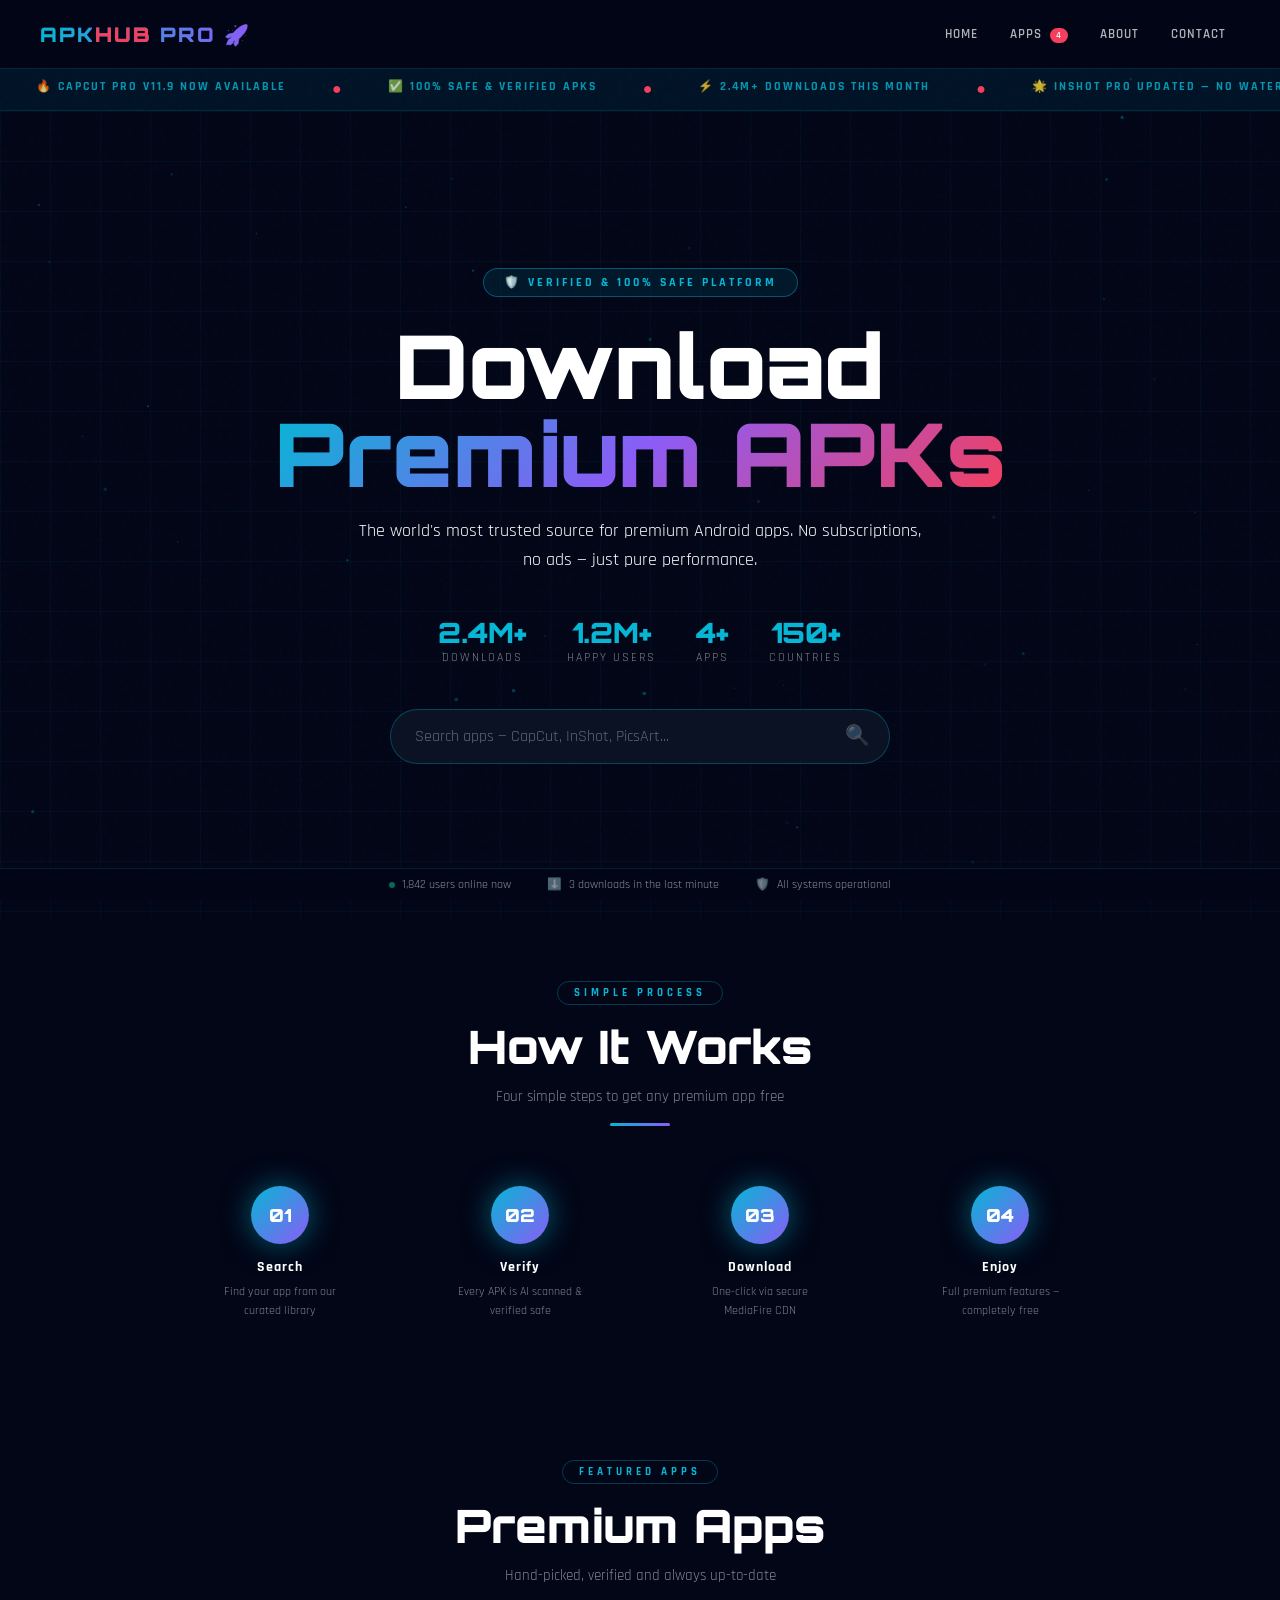
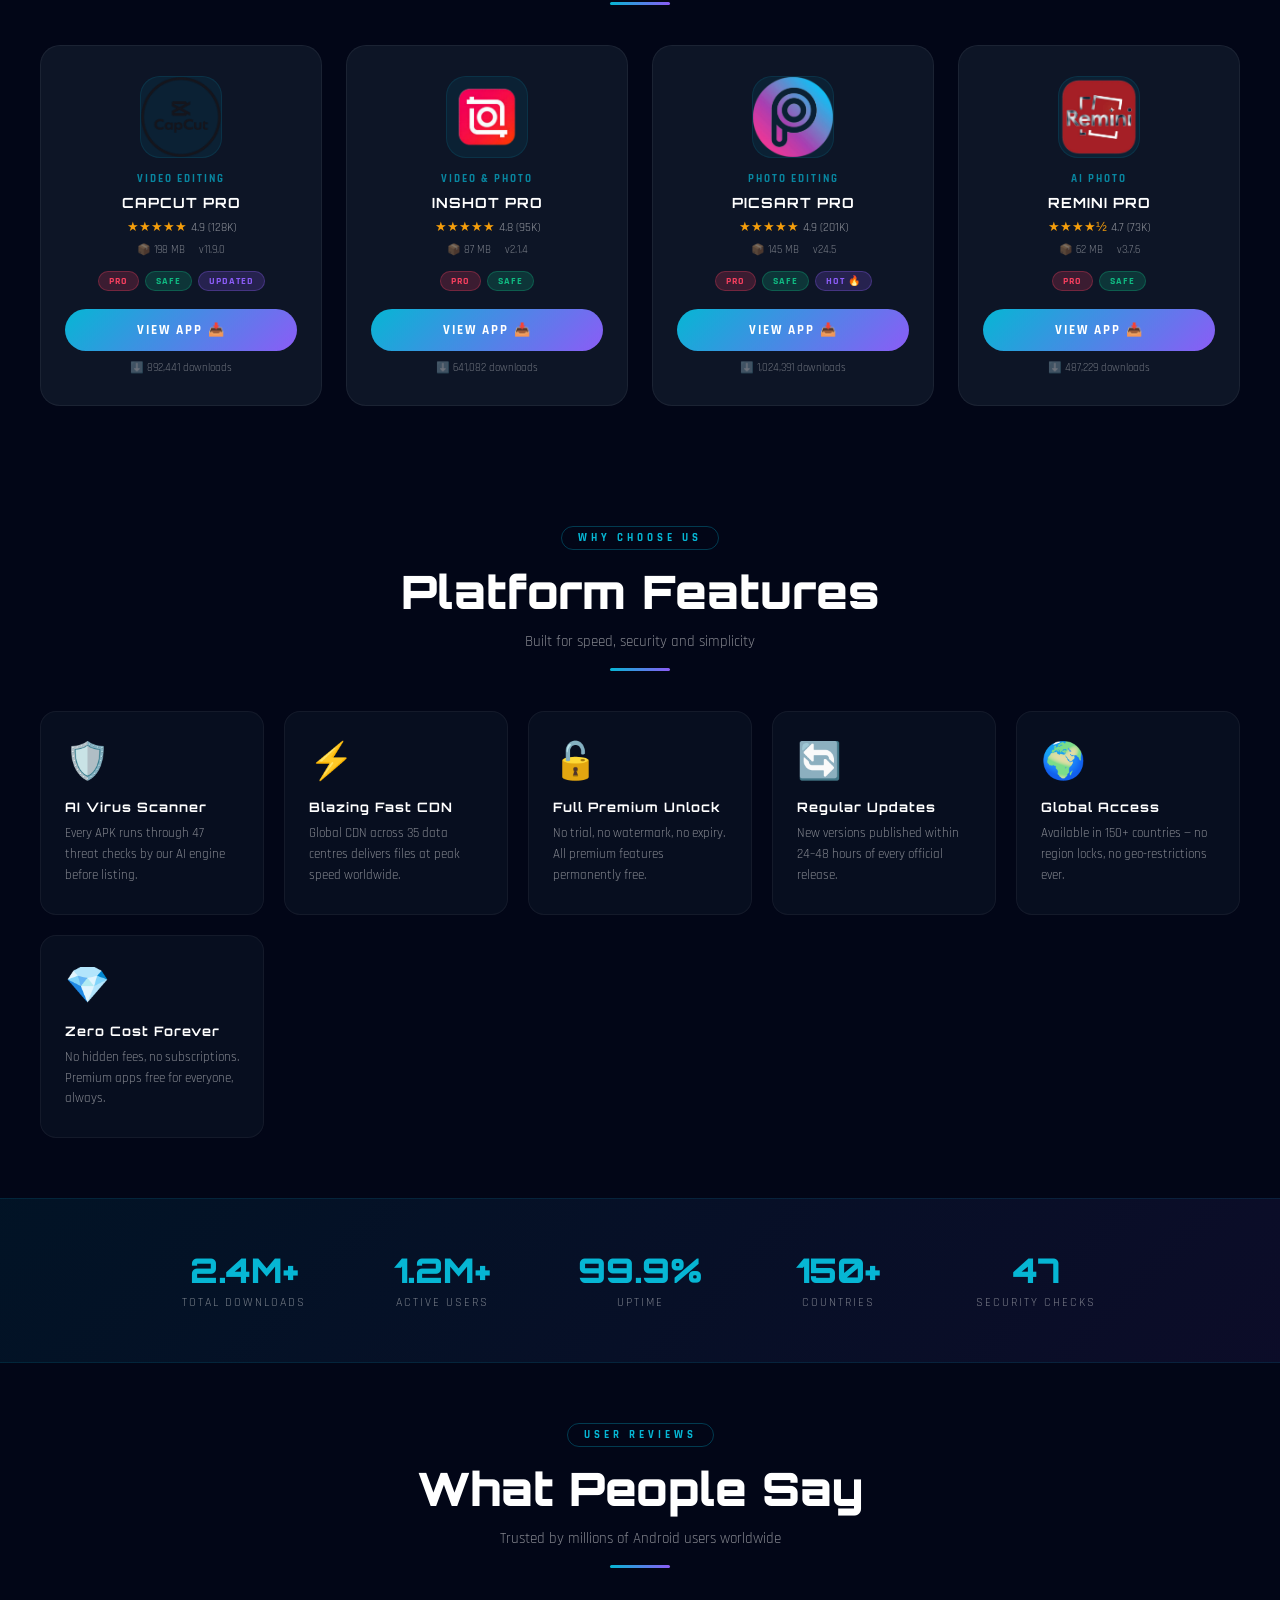
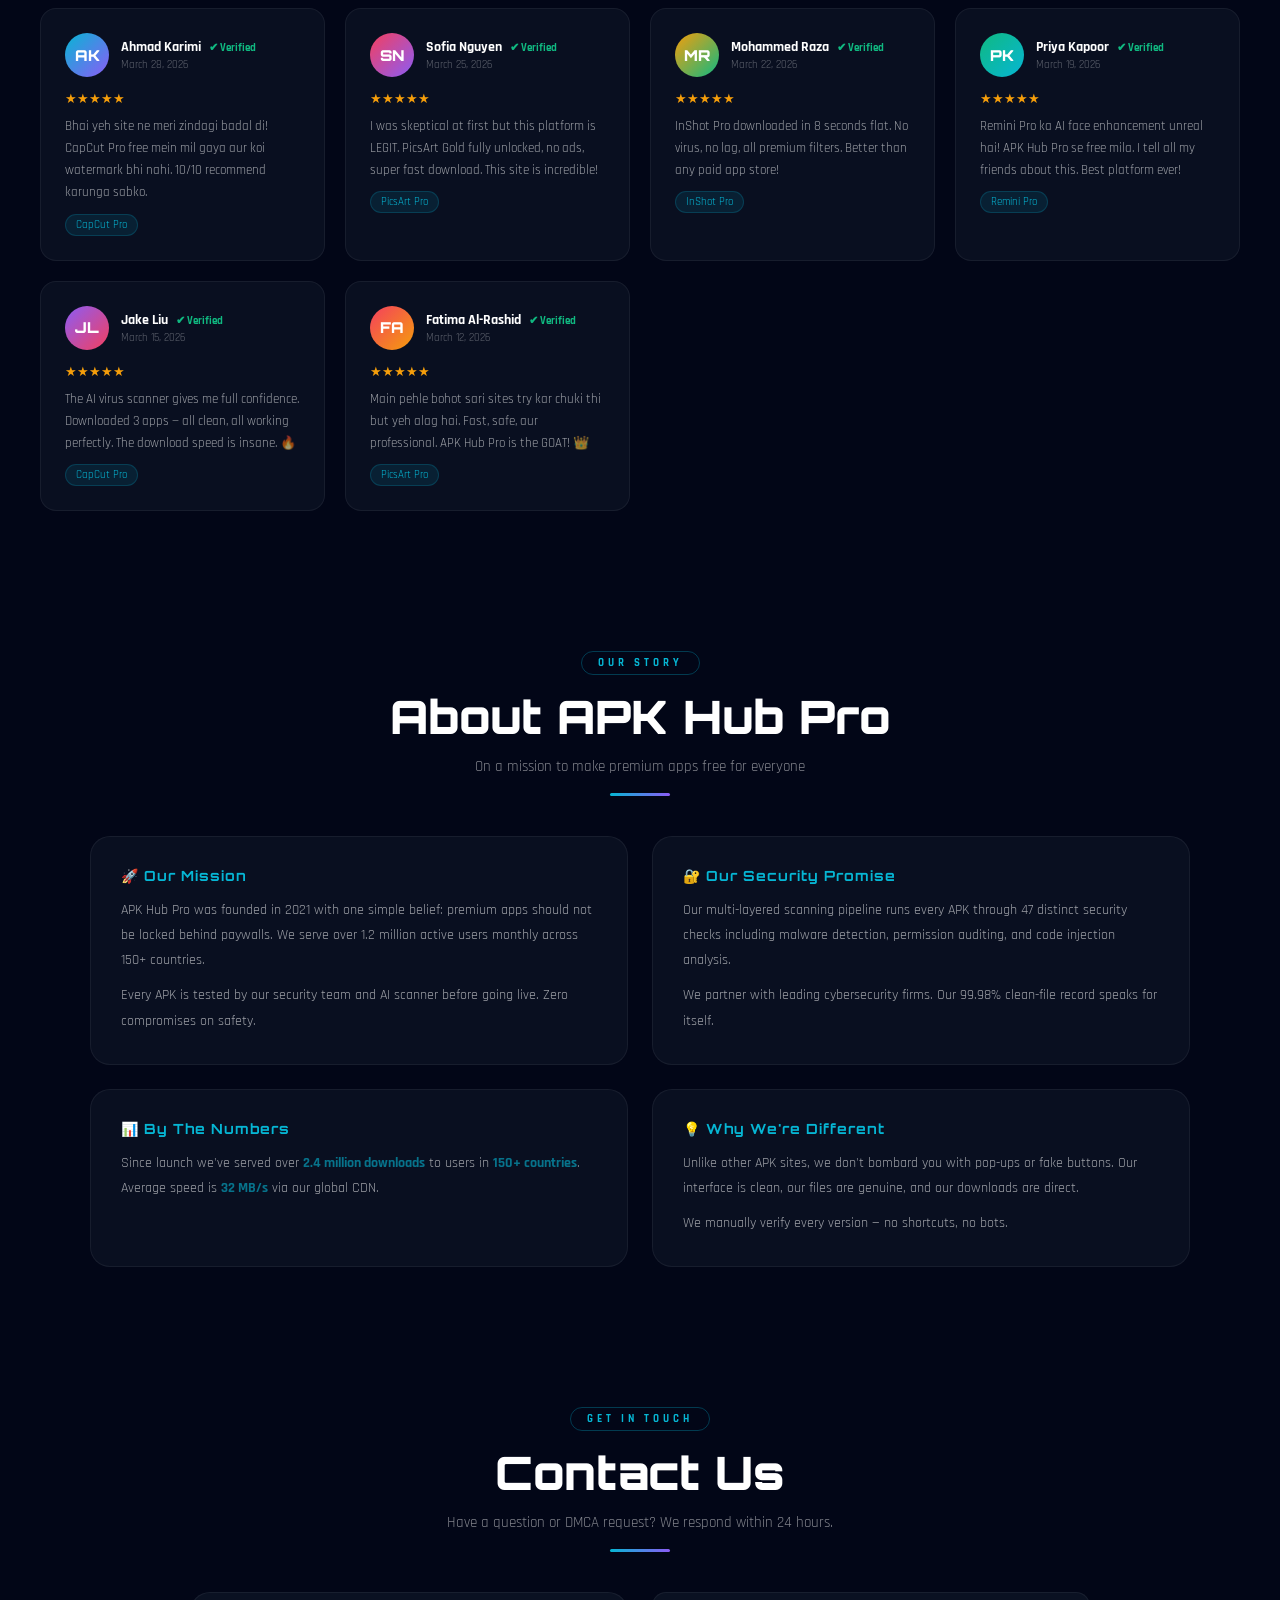
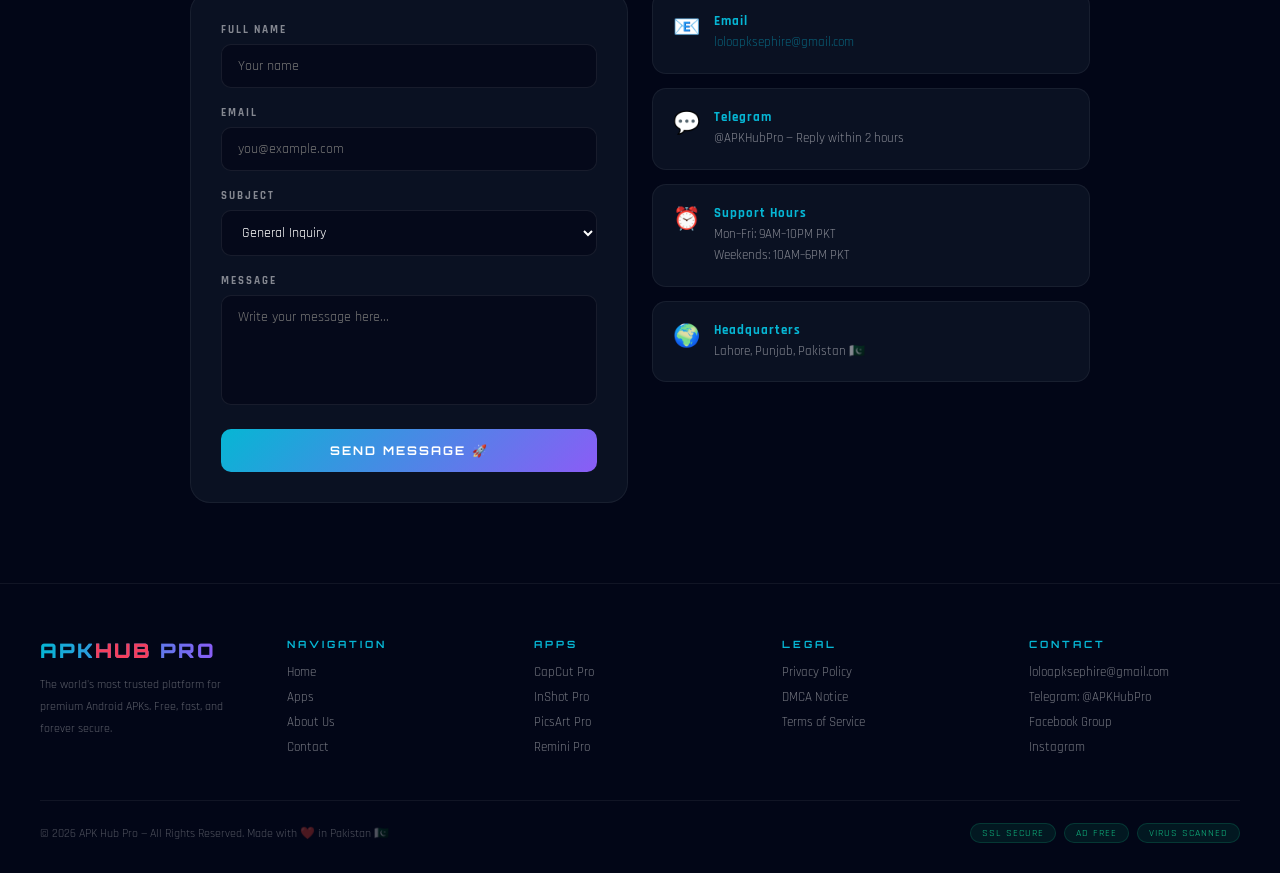
<file: index.html>
<!DOCTYPE html>
<html lang="en">
<head>
<meta charset="UTF-8">
<meta name="viewport" content="width=device-width, initial-scale=1.0">
<title>APK Hub Pro — Premium Apps, Zero Cost</title>
<link rel="preconnect" href="https://fonts.googleapis.com">
<link href="https://fonts.googleapis.com/css2?family=Orbitron:wght@400;700;900&family=Rajdhani:wght@300;400;600;700&display=swap" rel="stylesheet">
<style>
:root{--bg:#020617;--card:#0d1526;--cyan:#06b6d4;--purple:#8b5cf6;--pink:#f43f5e;--gold:#f59e0b;--green:#10b981;--glow:0 0 30px rgba(6,182,212,0.5);--glow2:0 0 60px rgba(6,182,212,0.3)}
*{margin:0;padding:0;box-sizing:border-box}
html{scroll-behavior:smooth}
body{background:var(--bg);color:#fff;font-family:'Rajdhani',sans-serif;overflow-x:hidden}
#particles-bg{position:fixed;top:0;left:0;width:100%;height:100%;z-index:0;pointer-events:none}
body::before{content:'';position:fixed;top:0;left:0;width:100%;height:100%;background-image:url("data:image/svg+xml,%3Csvg viewBox='0 0 200 200' xmlns='http://www.w3.org/2000/svg'%3E%3Cfilter id='n'%3E%3CfeTurbulence type='fractalNoise' baseFrequency='0.9' numOctaves='4' stitchTiles='stitch'/%3E%3C/filter%3E%3Crect width='100%25' height='100%25' filter='url(%23n)' opacity='0.03'/%3E%3C/svg%3E");opacity:0.4;pointer-events:none;z-index:1}

/* HEADER */
header{display:flex;justify-content:space-between;align-items:center;padding:18px 40px;background:rgba(2,6,23,0.95);backdrop-filter:blur(20px);position:sticky;top:0;z-index:1000;border-bottom:1px solid rgba(6,182,212,0.2)}
.logo{font-family:'Orbitron',sans-serif;font-size:20px;font-weight:900;background:linear-gradient(90deg,var(--cyan),var(--purple));-webkit-background-clip:text;-webkit-text-fill-color:transparent;letter-spacing:2px;text-decoration:none}
.logo em{-webkit-text-fill-color:var(--pink);color:var(--pink);font-style:normal}
nav{display:flex;align-items:center;gap:4px}
nav a{padding:8px 14px;text-decoration:none;color:rgba(255,255,255,0.7);font-size:13px;font-weight:600;letter-spacing:1px;text-transform:uppercase;border-radius:6px;transition:all 0.3s}
nav a:hover{color:#fff;background:rgba(6,182,212,0.1)}
.nav-badge{background:var(--pink);color:#fff;font-size:9px;padding:2px 6px;border-radius:10px;margin-left:4px}

/* TICKER */
.ticker-wrap{overflow:hidden;background:rgba(6,182,212,0.08);border-bottom:1px solid rgba(6,182,212,0.15);padding:10px 0;position:relative;z-index:2}
.ticker{display:flex;animation:ticker 30s linear infinite;white-space:nowrap}
.ticker-item{padding:0 36px;font-size:12px;font-weight:700;letter-spacing:2px;color:var(--cyan);opacity:0.8;text-transform:uppercase}
.ticker-dot{color:var(--pink);padding:0 10px}
@keyframes ticker{from{transform:translateX(0)}to{transform:translateX(-50%)}}

/* HERO */
.hero{min-height:90vh;display:flex;flex-direction:column;justify-content:center;align-items:center;text-align:center;padding:60px 20px;position:relative;overflow:hidden;z-index:2}
.hero-grid{position:absolute;top:0;left:0;width:100%;height:100%;background-image:linear-gradient(rgba(6,182,212,0.05) 1px,transparent 1px),linear-gradient(90deg,rgba(6,182,212,0.05) 1px,transparent 1px);background-size:50px 50px;animation:gridMove 20s linear infinite;pointer-events:none}
@keyframes gridMove{from{transform:translateY(0)}to{transform:translateY(50px)}}
.hero-badge{background:rgba(6,182,212,0.1);border:1px solid rgba(6,182,212,0.4);color:var(--cyan);padding:6px 20px;border-radius:30px;font-size:12px;font-weight:700;letter-spacing:3px;text-transform:uppercase;margin-bottom:24px;animation:fadeDown 0.8s ease both}
.hero h1{font-family:'Orbitron',sans-serif;font-size:clamp(36px,7vw,88px);font-weight:900;line-height:1;margin-bottom:20px;animation:fadeDown 1s 0.15s ease both}
.hero h1 span{display:block;background:linear-gradient(135deg,var(--cyan),var(--purple),var(--pink));-webkit-background-clip:text;-webkit-text-fill-color:transparent}
.hero-sub{font-size:18px;opacity:0.6;max-width:580px;margin-bottom:40px;animation:fadeDown 1s 0.3s ease both;line-height:1.6}
.hero-stats{display:flex;gap:40px;margin-bottom:44px;flex-wrap:wrap;justify-content:center;animation:fadeDown 1s 0.45s ease both}
.hstat{text-align:center}
.hstat-num{font-family:'Orbitron',sans-serif;font-size:28px;font-weight:900;color:var(--cyan)}
.hstat-label{font-size:12px;opacity:0.5;letter-spacing:2px;text-transform:uppercase}
.search-wrap{position:relative;width:100%;max-width:500px;animation:fadeDown 1s 0.6s ease both}
.search-wrap input{width:100%;padding:16px 56px 16px 24px;border-radius:50px;border:1px solid rgba(6,182,212,0.3);background:rgba(13,21,38,0.9);color:#fff;font-family:'Rajdhani',sans-serif;font-size:16px;outline:none;transition:all 0.3s}
.search-wrap input:focus{border-color:var(--cyan);box-shadow:var(--glow)}
.search-wrap input::placeholder{color:rgba(255,255,255,0.35)}
.search-icon{position:absolute;right:20px;top:50%;transform:translateY(-50%);font-size:20px;opacity:0.4}
@keyframes fadeDown{from{opacity:0;transform:translateY(-20px)}to{opacity:1;transform:translateY(0)}}

/* SECTION HEADER */
.section-header{text-align:center;padding:60px 20px 40px;position:relative;z-index:2}
.section-tag{display:inline-block;font-size:11px;font-weight:700;letter-spacing:4px;color:var(--cyan);text-transform:uppercase;margin-bottom:12px;padding:4px 16px;border:1px solid rgba(6,182,212,0.3);border-radius:20px}
.section-header h2{font-family:'Orbitron',sans-serif;font-size:clamp(24px,4vw,46px);font-weight:900;margin-bottom:10px}
.section-header p{opacity:0.5;max-width:500px;margin:0 auto;line-height:1.6;font-size:15px}
.line-accent{width:60px;height:3px;background:linear-gradient(90deg,var(--cyan),var(--purple));margin:14px auto 0;border-radius:2px}

/* HOW IT WORKS */
.how{padding:0 40px 60px;position:relative;z-index:2}
.steps{display:flex;justify-content:center;flex-wrap:wrap;max-width:960px;margin:0 auto}
.step{text-align:center;padding:20px;flex:1;min-width:170px}
.step-num{width:58px;height:58px;border-radius:50%;background:linear-gradient(135deg,var(--cyan),var(--purple));display:flex;align-items:center;justify-content:center;font-family:'Orbitron',sans-serif;font-size:18px;font-weight:900;margin:0 auto 14px;box-shadow:var(--glow)}
.step h3{font-size:14px;font-weight:700;margin-bottom:6px;letter-spacing:1px}
.step p{font-size:12px;opacity:0.5;max-width:130px;margin:0 auto;line-height:1.6}

/* APP CARDS */
.apps-grid{display:grid;grid-template-columns:repeat(auto-fit,minmax(240px,1fr));gap:24px;padding:0 40px 60px;position:relative;z-index:2;max-width:1400px;margin:0 auto}
.app-card{background:var(--card);border:1px solid rgba(255,255,255,0.06);border-radius:20px;padding:30px 24px;text-align:center;transition:all 0.4s cubic-bezier(0.23,1,0.32,1);position:relative;overflow:hidden}
.app-card::after{content:'';position:absolute;top:-100%;left:-60%;width:40%;height:300%;background:linear-gradient(90deg,transparent,rgba(255,255,255,0.05),transparent);transform:skewX(-20deg);transition:0.7s;pointer-events:none}
.app-card:hover::after{left:160%}
.app-card:hover{transform:translateY(-10px);border-color:rgba(6,182,212,0.3);box-shadow:0 28px 56px rgba(0,0,0,0.5),var(--glow2)}
.app-icon{width:82px;height:82px;border-radius:20px;margin:0 auto 14px;background:rgba(6,182,212,0.08);display:flex;align-items:center;justify-content:center;font-size:42px;border:1px solid rgba(6,182,212,0.12)}
.app-icon img{width:100%;height:100%;object-fit:cover;border-radius:18px}
.app-category{font-size:11px;font-weight:700;letter-spacing:2px;color:var(--cyan);text-transform:uppercase;margin-bottom:8px;opacity:0.7}
.app-card h2{font-family:'Orbitron',sans-serif;font-size:14px;font-weight:700;margin-bottom:8px;letter-spacing:1px}
.app-rating{display:flex;align-items:center;justify-content:center;gap:4px;margin-bottom:8px}
.stars{color:var(--gold);font-size:13px}
.rating-num{font-size:12px;opacity:0.55}
.app-meta{display:flex;justify-content:center;gap:14px;margin-bottom:14px;font-size:11px;opacity:0.45}
.app-badges{display:flex;justify-content:center;gap:6px;margin-bottom:18px;flex-wrap:wrap}
.badge{font-size:10px;padding:3px 10px;border-radius:20px;font-weight:700;letter-spacing:1px}
.badge-pro{background:rgba(244,63,94,0.2);color:var(--pink);border:1px solid rgba(244,63,94,0.3)}
.badge-safe{background:rgba(16,185,129,0.2);color:var(--green);border:1px solid rgba(16,185,129,0.3)}
.badge-new{background:rgba(139,92,246,0.2);color:var(--purple);border:1px solid rgba(139,92,246,0.3)}

/* VIEW APP BUTTON — plain anchor tag, zero JavaScript, always works */
.btn-view{display:block;padding:13px 28px;border-radius:50px;background:linear-gradient(135deg,var(--cyan),var(--purple));color:#fff;text-decoration:none;font-family:'Rajdhani',sans-serif;font-weight:700;font-size:13px;letter-spacing:2px;text-transform:uppercase;transition:all 0.3s;width:100%;text-align:center;position:relative;z-index:5}
.btn-view:hover{transform:scale(1.04);box-shadow:var(--glow);color:#fff}
.download-count{font-size:11px;opacity:0.4;margin-top:10px}

/* FEATURES */
.features{padding:0 40px 60px;position:relative;z-index:2}
.features-grid{display:grid;grid-template-columns:repeat(auto-fit,minmax(220px,1fr));gap:20px;max-width:1200px;margin:0 auto}
.feat-card{background:rgba(13,21,38,0.6);border:1px solid rgba(255,255,255,0.05);border-radius:16px;padding:28px 24px;transition:all 0.3s}
.feat-card:hover{border-color:rgba(6,182,212,0.3);transform:translateY(-6px);background:rgba(6,182,212,0.05)}
.feat-icon{font-size:36px;margin-bottom:14px;display:block}
.feat-card h3{font-family:'Orbitron',sans-serif;font-size:13px;font-weight:700;margin-bottom:8px;letter-spacing:1px}
.feat-card p{font-size:13px;opacity:0.5;line-height:1.6}

/* STATS */
.stats-bar{background:linear-gradient(135deg,rgba(6,182,212,0.08),rgba(139,92,246,0.08));border-top:1px solid rgba(6,182,212,0.12);border-bottom:1px solid rgba(6,182,212,0.12);padding:50px 40px;position:relative;z-index:2}
.stats-inner{display:grid;grid-template-columns:repeat(auto-fit,minmax(140px,1fr));gap:30px;max-width:960px;margin:0 auto;text-align:center}
.stat-num{font-family:'Orbitron',sans-serif;font-size:34px;font-weight:900;color:var(--cyan);display:block}
.stat-lbl{font-size:12px;opacity:0.45;letter-spacing:2px;text-transform:uppercase;margin-top:4px}

/* REVIEWS */
.reviews{padding:0 40px 80px;position:relative;z-index:2}
.reviews-grid{display:grid;grid-template-columns:repeat(auto-fit,minmax(280px,1fr));gap:20px;max-width:1200px;margin:0 auto}
.review-card{background:rgba(13,21,38,0.7);border:1px solid rgba(255,255,255,0.06);border-radius:16px;padding:24px;transition:all 0.3s}
.review-card:hover{border-color:rgba(6,182,212,0.2);transform:translateY(-4px)}
.review-top{display:flex;align-items:center;gap:12px;margin-bottom:14px}
.review-avatar{width:44px;height:44px;border-radius:50%;background:linear-gradient(135deg,var(--cyan),var(--purple));display:flex;align-items:center;justify-content:center;font-family:'Orbitron',sans-serif;font-size:15px;font-weight:900;flex-shrink:0}
.review-name{font-weight:700;font-size:14px}
.review-date{font-size:11px;opacity:0.35;margin-top:2px}
.review-stars{color:var(--gold);font-size:13px;margin-bottom:8px}
.review-text{font-size:13px;opacity:0.6;line-height:1.7}
.review-app{display:inline-block;margin-top:10px;font-size:11px;padding:3px 10px;border-radius:20px;background:rgba(6,182,212,0.1);color:var(--cyan);border:1px solid rgba(6,182,212,0.2)}
.verified{color:var(--green);font-size:11px;margin-left:5px}

/* ABOUT */
.about-section{padding:0 40px 80px;position:relative;z-index:2}
.about-grid{display:grid;grid-template-columns:1fr 1fr;gap:24px;max-width:1100px;margin:0 auto}
.about-block{background:rgba(13,21,38,0.7);border:1px solid rgba(255,255,255,0.06);border-radius:20px;padding:30px;transition:all 0.3s}
.about-block:hover{border-color:rgba(6,182,212,0.2)}
.about-block h3{font-family:'Orbitron',sans-serif;font-size:14px;font-weight:700;margin-bottom:14px;color:var(--cyan);letter-spacing:1px}
.about-block p{font-size:14px;opacity:0.6;line-height:1.8;margin-bottom:10px}
.about-block p:last-child{margin-bottom:0}

/* CONTACT */
.contact-section{padding:0 40px 80px;position:relative;z-index:2}
.contact-inner{display:grid;grid-template-columns:1fr 1fr;gap:24px;max-width:900px;margin:0 auto}
.contact-form-box{background:rgba(13,21,38,0.8);border:1px solid rgba(255,255,255,0.06);border-radius:20px;padding:30px}
.form-group{margin-bottom:18px}
.form-group label{display:block;font-size:11px;font-weight:700;letter-spacing:2px;text-transform:uppercase;opacity:0.5;margin-bottom:7px}
.form-group input,.form-group textarea,.form-group select{width:100%;padding:12px 16px;background:rgba(2,6,23,0.6);border:1px solid rgba(255,255,255,0.08);border-radius:10px;color:#fff;font-family:'Rajdhani',sans-serif;font-size:14px;outline:none;transition:all 0.3s}
.form-group input:focus,.form-group textarea:focus{border-color:var(--cyan);box-shadow:0 0 18px rgba(6,182,212,0.2)}
.form-group textarea{height:110px;resize:none}
.form-group select option{background:#0a0f1e}
.btn-submit{width:100%;padding:14px;background:linear-gradient(135deg,var(--cyan),var(--purple));color:#fff;border:none;border-radius:10px;font-family:'Orbitron',sans-serif;font-size:12px;font-weight:700;letter-spacing:2px;cursor:pointer;transition:all 0.3s}
.btn-submit:hover{transform:scale(1.02);box-shadow:var(--glow)}
.contact-info-box{display:flex;flex-direction:column;gap:14px}
.info-card{background:rgba(13,21,38,0.8);border:1px solid rgba(255,255,255,0.06);border-radius:14px;padding:20px;transition:all 0.3s;display:flex;align-items:flex-start;gap:14px}
.info-card:hover{border-color:rgba(6,182,212,0.3);transform:translateX(5px)}
.info-icon{font-size:22px;flex-shrink:0;margin-top:1px}
.info-title{font-size:13px;font-weight:700;letter-spacing:1px;margin-bottom:3px;color:var(--cyan)}
.info-val{font-size:13px;opacity:0.5;line-height:1.6}
.info-val a{color:var(--cyan);text-decoration:none}

/* FOOTER */
footer{background:#020617;border-top:1px solid rgba(255,255,255,0.06);padding:54px 40px 30px;position:relative;z-index:2}
.footer-grid{display:grid;grid-template-columns:repeat(auto-fit,minmax(170px,1fr));gap:36px;max-width:1200px;margin:0 auto 36px}
.footer-brand p{font-size:12px;opacity:0.35;line-height:1.8;max-width:210px;margin-top:10px}
.footer-col h4{font-family:'Orbitron',sans-serif;font-size:10px;font-weight:700;letter-spacing:3px;color:var(--cyan);text-transform:uppercase;margin-bottom:14px}
.footer-col a{display:block;font-size:13px;opacity:0.45;text-decoration:none;color:#fff;margin-bottom:9px;transition:all 0.2s}
.footer-col a:hover{opacity:1;color:var(--cyan);padding-left:4px}
.footer-bottom{display:flex;justify-content:space-between;align-items:center;flex-wrap:wrap;gap:12px;padding-top:22px;border-top:1px solid rgba(255,255,255,0.06);max-width:1200px;margin:0 auto}
.footer-bottom p{font-size:12px;opacity:0.3}
.footer-badges{display:flex;gap:8px}
.fbadge{font-size:10px;padding:3px 11px;border-radius:20px;background:rgba(16,185,129,0.1);color:var(--green);border:1px solid rgba(16,185,129,0.2);letter-spacing:1px;text-transform:uppercase}

/* LIVE BAR */
.live-bar{position:fixed;bottom:0;left:0;right:0;background:rgba(2,6,23,0.97);backdrop-filter:blur(20px);border-top:1px solid rgba(6,182,212,0.15);padding:8px 40px;display:flex;justify-content:center;gap:36px;z-index:999;font-size:12px;flex-wrap:wrap}
.live-item{display:flex;align-items:center;gap:7px;opacity:0.55}
.live-dot{width:6px;height:6px;border-radius:50%;background:var(--green);animation:pulse 2s infinite}
@keyframes pulse{0%,100%{opacity:1;transform:scale(1)}50%{opacity:0.4;transform:scale(1.5)}}

/* TOAST */
.toast{position:fixed;bottom:60px;right:24px;background:rgba(13,21,38,0.97);border:1px solid rgba(6,182,212,0.4);padding:14px 22px;border-radius:12px;font-size:14px;font-weight:600;z-index:9999;transform:translateY(80px);opacity:0;transition:all 0.4s cubic-bezier(0.23,1,0.32,1);backdrop-filter:blur(20px)}
.toast.show{transform:translateY(0);opacity:1}

/* SCROLL REVEAL */
.reveal{opacity:0;transform:translateY(36px);transition:all 0.7s cubic-bezier(0.23,1,0.32,1)}
.reveal.visible{opacity:1;transform:translateY(0)}

/* RESPONSIVE */
@media(max-width:768px){
  header{padding:14px 18px}
  nav a{padding:6px 9px;font-size:11px}
  .apps-grid,.features,.reviews,.about-section,.contact-section{padding-left:18px;padding-right:18px}
  .about-grid,.contact-inner{grid-template-columns:1fr}
  .stats-bar{padding:36px 18px}
  .how{padding:0 18px 50px}
  footer{padding:40px 18px 70px}
  .live-bar{display:none}
}
</style>
</head>
<body>

<canvas id="particles-bg"></canvas>

<!-- HEADER -->
<header>
  <a class="logo" href="index.html">APK<em>HUB</em> PRO 🚀</a>
  <nav>
    <a href="#home">Home</a>
    <a href="#apps">Apps <span class="nav-badge">4</span></a>
    <a href="#about">About</a>
    <a href="#contact">Contact</a>
  </nav>
</header>

<!-- TICKER -->
<div class="ticker-wrap">
  <div class="ticker">
    <span class="ticker-item">🔥 CapCut Pro v11.9 Now Available</span><span class="ticker-dot">●</span>
    <span class="ticker-item">✅ 100% Safe &amp; Verified APKs</span><span class="ticker-dot">●</span>
    <span class="ticker-item">⚡ 2.4M+ Downloads This Month</span><span class="ticker-dot">●</span>
    <span class="ticker-item">🌟 InShot Pro Updated — No Watermark</span><span class="ticker-dot">●</span>
    <span class="ticker-item">🔐 SSL Encrypted Downloads</span><span class="ticker-dot">●</span>
    <span class="ticker-item">📱 Android 5.0+ Supported</span><span class="ticker-dot">●</span>
    <span class="ticker-item">🎨 PicsArt Premium Fully Unlocked</span><span class="ticker-dot">●</span>
    <span class="ticker-item">🤖 AI Virus Scan on Every File</span><span class="ticker-dot">●</span>
    <span class="ticker-item">🔥 CapCut Pro v11.9 Now Available</span><span class="ticker-dot">●</span>
    <span class="ticker-item">✅ 100% Safe &amp; Verified APKs</span><span class="ticker-dot">●</span>
    <span class="ticker-item">⚡ 2.4M+ Downloads This Month</span><span class="ticker-dot">●</span>
    <span class="ticker-item">🌟 InShot Pro Updated — No Watermark</span><span class="ticker-dot">●</span>
    <span class="ticker-item">🔐 SSL Encrypted Downloads</span><span class="ticker-dot">●</span>
    <span class="ticker-item">📱 Android 5.0+ Supported</span><span class="ticker-dot">●</span>
    <span class="ticker-item">🎨 PicsArt Premium Fully Unlocked</span><span class="ticker-dot">●</span>
    <span class="ticker-item">🤖 AI Virus Scan on Every File</span><span class="ticker-dot">●</span>
  </div>
</div>

<!-- HERO -->
<section class="hero" id="home">
  <div class="hero-grid"></div>
  <div class="hero-badge">🛡️ Verified &amp; 100% Safe Platform</div>
  <h1>Download<br><span>Premium APKs</span></h1>
  <p class="hero-sub">The world's most trusted source for premium Android apps. No subscriptions, no ads — just pure performance.</p>
  <div class="hero-stats">
    <div class="hstat"><div class="hstat-num">2.4M+</div><div class="hstat-label">Downloads</div></div>
    <div class="hstat"><div class="hstat-num">1.2M+</div><div class="hstat-label">Happy Users</div></div>
    <div class="hstat"><div class="hstat-num">4+</div><div class="hstat-label">Apps</div></div>
    <div class="hstat"><div class="hstat-num">150+</div><div class="hstat-label">Countries</div></div>
  </div>
  <div class="search-wrap">
    <input type="text" id="searchInput" placeholder="Search apps — CapCut, InShot, PicsArt...">
    <span class="search-icon">🔍</span>
  </div>
</section>

<!-- HOW IT WORKS -->
<div class="section-header reveal">
  <span class="section-tag">Simple Process</span>
  <h2>How It Works</h2>
  <p>Four simple steps to get any premium app free</p>
  <div class="line-accent"></div>
</div>
<div class="how">
  <div class="steps">
    <div class="step reveal"><div class="step-num">01</div><h3>Search</h3><p>Find your app from our curated library</p></div>
    <div class="step reveal"><div class="step-num">02</div><h3>Verify</h3><p>Every APK is AI scanned &amp; verified safe</p></div>
    <div class="step reveal"><div class="step-num">03</div><h3>Download</h3><p>One-click via secure MediaFire CDN</p></div>
    <div class="step reveal"><div class="step-num">04</div><h3>Enjoy</h3><p>Full premium features — completely free</p></div>
  </div>
</div>

<!-- APPS -->
<div class="section-header reveal" id="apps">
  <span class="section-tag">Featured Apps</span>
  <h2>Premium Apps</h2>
  <p>Hand-picked, verified and always up-to-date</p>
  <div class="line-accent"></div>
</div>

<div class="apps-grid" id="appsGrid">

  <!-- CAPCUT — clicking goes directly to page/capcut.html -->
  <div class="app-card reveal" data-name="capcut pro video editing">
    <div class="app-icon">
      <img src="images/capcut.png" alt="CapCut" onerror="this.parentNode.innerHTML='🎬'">
    </div>
    <div class="app-category">Video Editing</div>
    <h2>CAPCUT PRO</h2>
    <div class="app-rating">
      <span class="stars">★★★★★</span>
      <span class="rating-num">4.9 (128K)</span>
    </div>
    <div class="app-meta">
      <span>📦 198 MB</span>
      <span>v11.9.0</span>
    </div>
    <div class="app-badges">
      <span class="badge badge-pro">PRO</span>
      <span class="badge badge-safe">SAFE</span>
      <span class="badge badge-new">UPDATED</span>
    </div>
    <a class="btn-view" href="page/capcut.html">View App 📥</a>
    <div class="download-count">⬇️ 892,441 downloads</div>
  </div>

  <!-- INSHOT -->
  <div class="app-card reveal" data-name="inshot pro video photo editor">
    <div class="app-icon">
      <img src="images/inshot.png" alt="InShot" onerror="this.parentNode.innerHTML='✂️'">
    </div>
    <div class="app-category">Video &amp; Photo</div>
    <h2>INSHOT PRO</h2>
    <div class="app-rating">
      <span class="stars">★★★★★</span>
      <span class="rating-num">4.8 (95K)</span>
    </div>
    <div class="app-meta">
      <span>📦 87 MB</span>
      <span>v2.1.4</span>
    </div>
    <div class="app-badges">
      <span class="badge badge-pro">PRO</span>
      <span class="badge badge-safe">SAFE</span>
    </div>
    <a class="btn-view" href="page/inshot.html">View App 📥</a>
    <div class="download-count">⬇️ 641,082 downloads</div>
  </div>

  <!-- PICSART -->
  <div class="app-card reveal" data-name="picsart gold photo editor art">
    <div class="app-icon">
      <img src="images/picsart.png" alt="PicsArt" onerror="this.parentNode.innerHTML='🎨'">
    </div>
    <div class="app-category">Photo Editing</div>
    <h2>PICSART PRO</h2>
    <div class="app-rating">
      <span class="stars">★★★★★</span>
      <span class="rating-num">4.9 (201K)</span>
    </div>
    <div class="app-meta">
      <span>📦 145 MB</span>
      <span>v24.5</span>
    </div>
    <div class="app-badges">
      <span class="badge badge-pro">PRO</span>
      <span class="badge badge-safe">SAFE</span>
      <span class="badge badge-new">HOT 🔥</span>
    </div>
    <a class="btn-view" href="page/picsart.html">View App 📥</a>
    <div class="download-count">⬇️ 1,024,391 downloads</div>
  </div>

  <!-- REMINI -->
  <div class="app-card reveal" data-name="remini pro ai photo enhance">
    <div class="app-icon">
      <img src="images/remini.png" alt="Remini" onerror="this.parentNode.innerHTML='✨'">
    </div>
    <div class="app-category">AI Photo</div>
    <h2>REMINI PRO</h2>
    <div class="app-rating">
      <span class="stars">★★★★½</span>
      <span class="rating-num">4.7 (73K)</span>
    </div>
    <div class="app-meta">
      <span>📦 62 MB</span>
      <span>v3.7.6</span>
    </div>
    <div class="app-badges">
      <span class="badge badge-pro">PRO</span>
      <span class="badge badge-safe">SAFE</span>
    </div>
    <a class="btn-view" href="page/remini.html">View App 📥</a>
    <div class="download-count">⬇️ 487,229 downloads</div>
  </div>

</div>

<!-- FEATURES -->
<div class="section-header reveal">
  <span class="section-tag">Why Choose Us</span>
  <h2>Platform Features</h2>
  <p>Built for speed, security and simplicity</p>
  <div class="line-accent"></div>
</div>
<div class="features">
  <div class="features-grid">
    <div class="feat-card reveal"><span class="feat-icon">🛡️</span><h3>AI Virus Scanner</h3><p>Every APK runs through 47 threat checks by our AI engine before listing.</p></div>
    <div class="feat-card reveal"><span class="feat-icon">⚡</span><h3>Blazing Fast CDN</h3><p>Global CDN across 35 data centres delivers files at peak speed worldwide.</p></div>
    <div class="feat-card reveal"><span class="feat-icon">🔓</span><h3>Full Premium Unlock</h3><p>No trial, no watermark, no expiry. All premium features permanently free.</p></div>
    <div class="feat-card reveal"><span class="feat-icon">🔄</span><h3>Regular Updates</h3><p>New versions published within 24–48 hours of every official release.</p></div>
    <div class="feat-card reveal"><span class="feat-icon">🌍</span><h3>Global Access</h3><p>Available in 150+ countries — no region locks, no geo-restrictions ever.</p></div>
    <div class="feat-card reveal"><span class="feat-icon">💎</span><h3>Zero Cost Forever</h3><p>No hidden fees, no subscriptions. Premium apps free for everyone, always.</p></div>
  </div>
</div>

<!-- STATS -->
<div class="stats-bar">
  <div class="stats-inner">
    <div class="reveal"><span class="stat-num">2.4M+</span><span class="stat-lbl">Total Downloads</span></div>
    <div class="reveal"><span class="stat-num">1.2M+</span><span class="stat-lbl">Active Users</span></div>
    <div class="reveal"><span class="stat-num">99.9%</span><span class="stat-lbl">Uptime</span></div>
    <div class="reveal"><span class="stat-num">150+</span><span class="stat-lbl">Countries</span></div>
    <div class="reveal"><span class="stat-num">47</span><span class="stat-lbl">Security Checks</span></div>
  </div>
</div>

<!-- REVIEWS -->
<div class="section-header reveal">
  <span class="section-tag">User Reviews</span>
  <h2>What People Say</h2>
  <p>Trusted by millions of Android users worldwide</p>
  <div class="line-accent"></div>
</div>
<div class="reviews">
  <div class="reviews-grid">
    <div class="review-card reveal">
      <div class="review-top"><div class="review-avatar">AK</div><div><div class="review-name">Ahmad Karimi <span class="verified">✔ Verified</span></div><div class="review-date">March 28, 2026</div></div></div>
      <div class="review-stars">★★★★★</div>
      <p class="review-text">Bhai yeh site ne meri zindagi badal di! CapCut Pro free mein mil gaya aur koi watermark bhi nahi. 10/10 recommend karunga sabko.</p>
      <span class="review-app">CapCut Pro</span>
    </div>
    <div class="review-card reveal">
      <div class="review-top"><div class="review-avatar" style="background:linear-gradient(135deg,#f43f5e,#8b5cf6)">SN</div><div><div class="review-name">Sofia Nguyen <span class="verified">✔ Verified</span></div><div class="review-date">March 25, 2026</div></div></div>
      <div class="review-stars">★★★★★</div>
      <p class="review-text">I was skeptical at first but this platform is LEGIT. PicsArt Gold fully unlocked, no ads, super fast download. This site is incredible!</p>
      <span class="review-app">PicsArt Pro</span>
    </div>
    <div class="review-card reveal">
      <div class="review-top"><div class="review-avatar" style="background:linear-gradient(135deg,#f59e0b,#10b981)">MR</div><div><div class="review-name">Mohammed Raza <span class="verified">✔ Verified</span></div><div class="review-date">March 22, 2026</div></div></div>
      <div class="review-stars">★★★★★</div>
      <p class="review-text">InShot Pro downloaded in 8 seconds flat. No virus, no lag, all premium filters. Better than any paid app store!</p>
      <span class="review-app">InShot Pro</span>
    </div>
    <div class="review-card reveal">
      <div class="review-top"><div class="review-avatar" style="background:linear-gradient(135deg,#10b981,#06b6d4)">PK</div><div><div class="review-name">Priya Kapoor <span class="verified">✔ Verified</span></div><div class="review-date">March 19, 2026</div></div></div>
      <div class="review-stars">★★★★★</div>
      <p class="review-text">Remini Pro ka AI face enhancement unreal hai! APK Hub Pro se free mila. I tell all my friends about this. Best platform ever!</p>
      <span class="review-app">Remini Pro</span>
    </div>
    <div class="review-card reveal">
      <div class="review-top"><div class="review-avatar" style="background:linear-gradient(135deg,#8b5cf6,#f43f5e)">JL</div><div><div class="review-name">Jake Liu <span class="verified">✔ Verified</span></div><div class="review-date">March 15, 2026</div></div></div>
      <div class="review-stars">★★★★★</div>
      <p class="review-text">The AI virus scanner gives me full confidence. Downloaded 3 apps — all clean, all working perfectly. The download speed is insane. 🔥</p>
      <span class="review-app">CapCut Pro</span>
    </div>
    <div class="review-card reveal">
      <div class="review-top"><div class="review-avatar" style="background:linear-gradient(135deg,#f43f5e,#f59e0b)">FA</div><div><div class="review-name">Fatima Al-Rashid <span class="verified">✔ Verified</span></div><div class="review-date">March 12, 2026</div></div></div>
      <div class="review-stars">★★★★★</div>
      <p class="review-text">Main pehle bohot sari sites try kar chuki thi but yeh alag hai. Fast, safe, aur professional. APK Hub Pro is the GOAT! 👑</p>
      <span class="review-app">PicsArt Pro</span>
    </div>
  </div>
</div>

<!-- ABOUT -->
<div class="section-header reveal" id="about">
  <span class="section-tag">Our Story</span>
  <h2>About APK Hub Pro</h2>
  <p>On a mission to make premium apps free for everyone</p>
  <div class="line-accent"></div>
</div>
<div class="about-section">
  <div class="about-grid">
    <div class="about-block reveal">
      <h3>🚀 Our Mission</h3>
      <p>APK Hub Pro was founded in 2021 with one simple belief: premium apps should not be locked behind paywalls. We serve over 1.2 million active users monthly across 150+ countries.</p>
      <p>Every APK is tested by our security team and AI scanner before going live. Zero compromises on safety.</p>
    </div>
    <div class="about-block reveal">
      <h3>🔐 Our Security Promise</h3>
      <p>Our multi-layered scanning pipeline runs every APK through 47 distinct security checks including malware detection, permission auditing, and code injection analysis.</p>
      <p>We partner with leading cybersecurity firms. Our 99.98% clean-file record speaks for itself.</p>
    </div>
    <div class="about-block reveal">
      <h3>📊 By The Numbers</h3>
      <p>Since launch we've served over <strong style="color:var(--cyan)">2.4 million downloads</strong> to users in <strong style="color:var(--cyan)">150+ countries</strong>. Average speed is <strong style="color:var(--cyan)">32 MB/s</strong> via our global CDN.</p>
    </div>
    <div class="about-block reveal">
      <h3>💡 Why We're Different</h3>
      <p>Unlike other APK sites, we don't bombard you with pop-ups or fake buttons. Our interface is clean, our files are genuine, and our downloads are direct.</p>
      <p>We manually verify every version — no shortcuts, no bots.</p>
    </div>
  </div>
</div>

<!-- CONTACT -->
<div class="section-header reveal" id="contact">
  <span class="section-tag">Get In Touch</span>
  <h2>Contact Us</h2>
  <p>Have a question or DMCA request? We respond within 24 hours.</p>
  <div class="line-accent"></div>
</div>
<div class="contact-section">
  <div class="contact-inner">
    <div class="contact-form-box reveal">
      <div class="form-group"><label>Full Name</label><input type="text" placeholder="Your name"></div>
      <div class="form-group"><label>Email</label><input type="email" placeholder="you@example.com"></div>
      <div class="form-group"><label>Subject</label>
        <select><option>General Inquiry</option><option>App Request</option><option>Bug Report</option><option>DMCA Notice</option><option>Partnership</option></select>
      </div>
      <div class="form-group"><label>Message</label><textarea placeholder="Write your message here..."></textarea></div>
      <button class="btn-submit" onclick="showToast('📨 Message sent! We will reply within 24 hours.')">SEND MESSAGE 🚀</button>
    </div>
    <div class="contact-info-box reveal">
      <div class="info-card">
        <div class="info-icon">📧</div>
        <div><div class="info-title">Email</div><div class="info-val"><a href="mailto:loloapksephire@gmail.com">loloapksephire@gmail.com</a></div></div>
      </div>
      <div class="info-card">
        <div class="info-icon">💬</div>
        <div><div class="info-title">Telegram</div><div class="info-val">@APKHubPro — Reply within 2 hours</div></div>
      </div>
      <div class="info-card">
        <div class="info-icon">⏰</div>
        <div><div class="info-title">Support Hours</div><div class="info-val">Mon–Fri: 9AM–10PM PKT<br>Weekends: 10AM–6PM PKT</div></div>
      </div>
      <div class="info-card">
        <div class="info-icon">🌍</div>
        <div><div class="info-title">Headquarters</div><div class="info-val">Lahore, Punjab, Pakistan 🇵🇰</div></div>
      </div>
    </div>
  </div>
</div>

<!-- FOOTER -->
<footer>
  <div class="footer-grid">
    <div class="footer-brand">
      <a class="logo" href="index.html">APK<em>HUB</em> PRO</a>
      <p>The world's most trusted platform for premium Android APKs. Free, fast, and forever secure.</p>
    </div>
    <div class="footer-col">
      <h4>Navigation</h4>
      <a href="#home">Home</a>
      <a href="#apps">Apps</a>
      <a href="#about">About Us</a>
      <a href="#contact">Contact</a>
    </div>
    <div class="footer-col">
      <h4>Apps</h4>
      <a href="page/capcut.html">CapCut Pro</a>
      <a href="page/inshot.html">InShot Pro</a>
      <a href="page/picsart.html">PicsArt Pro</a>
      <a href="page/remini.html">Remini Pro</a>
    </div>
    <div class="footer-col">
      <h4>Legal</h4>
      <a href="#contact">Privacy Policy</a>
      <a href="#contact">DMCA Notice</a>
      <a href="#contact">Terms of Service</a>
    </div>
    <div class="footer-col">
      <h4>Contact</h4>
      <a href="mailto:loloapksephire@gmail.com">loloapksephire@gmail.com</a>
      <a href="#">Telegram: @APKHubPro</a>
      <a href="#">Facebook Group</a>
      <a href="#">Instagram</a>
    </div>
  </div>
  <div class="footer-bottom">
    <p>© 2026 APK Hub Pro — All Rights Reserved. Made with ❤️ in Pakistan 🇵🇰</p>
    <div class="footer-badges">
      <span class="fbadge">SSL Secure</span>
      <span class="fbadge">Ad Free</span>
      <span class="fbadge">Virus Scanned</span>
    </div>
  </div>
</footer>

<!-- LIVE BAR -->
<div class="live-bar">
  <div class="live-item"><div class="live-dot"></div><span id="liveUsers">1,842 users online now</span></div>
  <div class="live-item">⬇️ <span id="liveDl">3 downloads in the last minute</span></div>
  <div class="live-item">🛡️ <span>All systems operational</span></div>
</div>

<!-- TOAST -->
<div class="toast" id="toast"></div>

<script>
// PARTICLES
(function(){
  var c=document.getElementById('particles-bg');
  var x=c.getContext('2d');
  var W,H,P=[];
  function rs(){W=c.width=window.innerWidth;H=c.height=window.innerHeight;}
  rs();window.addEventListener('resize',rs);
  function Pt(){this.x=Math.random()*W;this.y=Math.random()*H;this.r=Math.random()*1.4+0.4;this.vx=(Math.random()-0.5)*0.25;this.vy=(Math.random()-0.5)*0.25;this.a=Math.random()*0.3+0.05;}
  Pt.prototype.up=function(){this.x+=this.vx;this.y+=this.vy;if(this.x<0||this.x>W||this.y<0||this.y>H){this.x=Math.random()*W;this.y=Math.random()*H;}};
  Pt.prototype.dr=function(){x.beginPath();x.arc(this.x,this.y,this.r,0,Math.PI*2);x.fillStyle='rgba(6,182,212,'+this.a+')';x.fill();};
  for(var i=0;i<70;i++)P.push(new Pt());
  function an(){
    x.clearRect(0,0,W,H);
    for(var i=0;i<P.length;i++){P[i].up();P[i].dr();}
    for(var i=0;i<P.length;i++)for(var j=i+1;j<P.length;j++){
      var dx=P[i].x-P[j].x,dy=P[i].y-P[j].y,d=Math.sqrt(dx*dx+dy*dy);
      if(d<110){x.beginPath();x.moveTo(P[i].x,P[i].y);x.lineTo(P[j].x,P[j].y);x.strokeStyle='rgba(6,182,212,'+(0.07*(1-d/110))+')';x.lineWidth=0.5;x.stroke();}
    }
    requestAnimationFrame(an);
  }
  an();
})();

// SEARCH
document.getElementById('searchInput').addEventListener('keyup',function(){
  var f=this.value.toLowerCase();
  var cards=document.querySelectorAll('#appsGrid .app-card');
  for(var i=0;i<cards.length;i++){
    cards[i].style.display=(cards[i].getAttribute('data-name')||'').includes(f)?'':'none';
  }
});

// SCROLL REVEAL
function reveal(){
  var els=document.querySelectorAll('.reveal');
  for(var i=0;i<els.length;i++){
    if(els[i].getBoundingClientRect().top<window.innerHeight-60)
      els[i].classList.add('visible');
  }
}
window.addEventListener('scroll',reveal);
reveal();

// LIVE BAR
setInterval(function(){
  var u=document.getElementById('liveUsers');
  var d=document.getElementById('liveDl');
  if(u)u.textContent=(Math.floor(Math.random()*400)+1500).toLocaleString()+' users online now';
  if(d)d.textContent=(Math.floor(Math.random()*9)+1)+' downloads in the last minute';
},7000);

// TOAST
function showToast(msg){
  var t=document.getElementById('toast');
  t.textContent=msg;t.classList.add('show');
  setTimeout(function(){t.classList.remove('show');},3500);
}
</script>
</body>
</html>
</file>
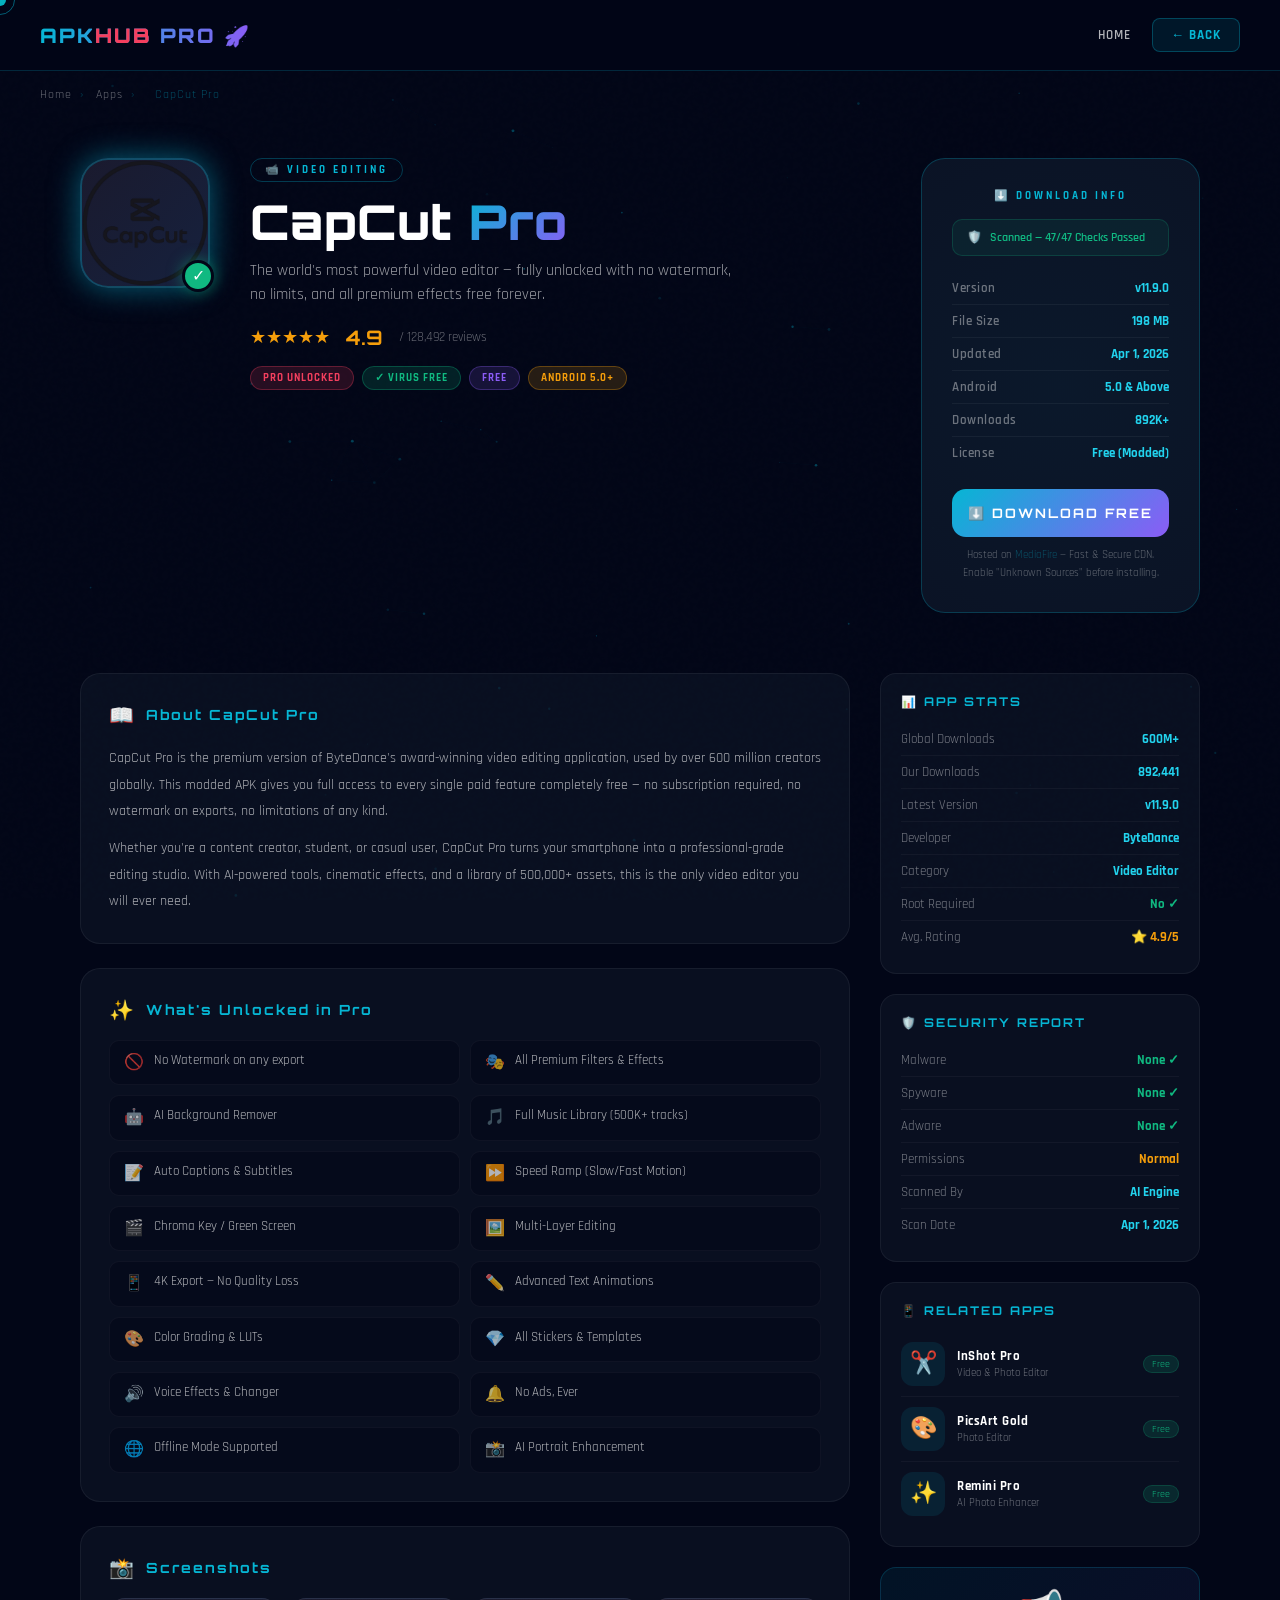
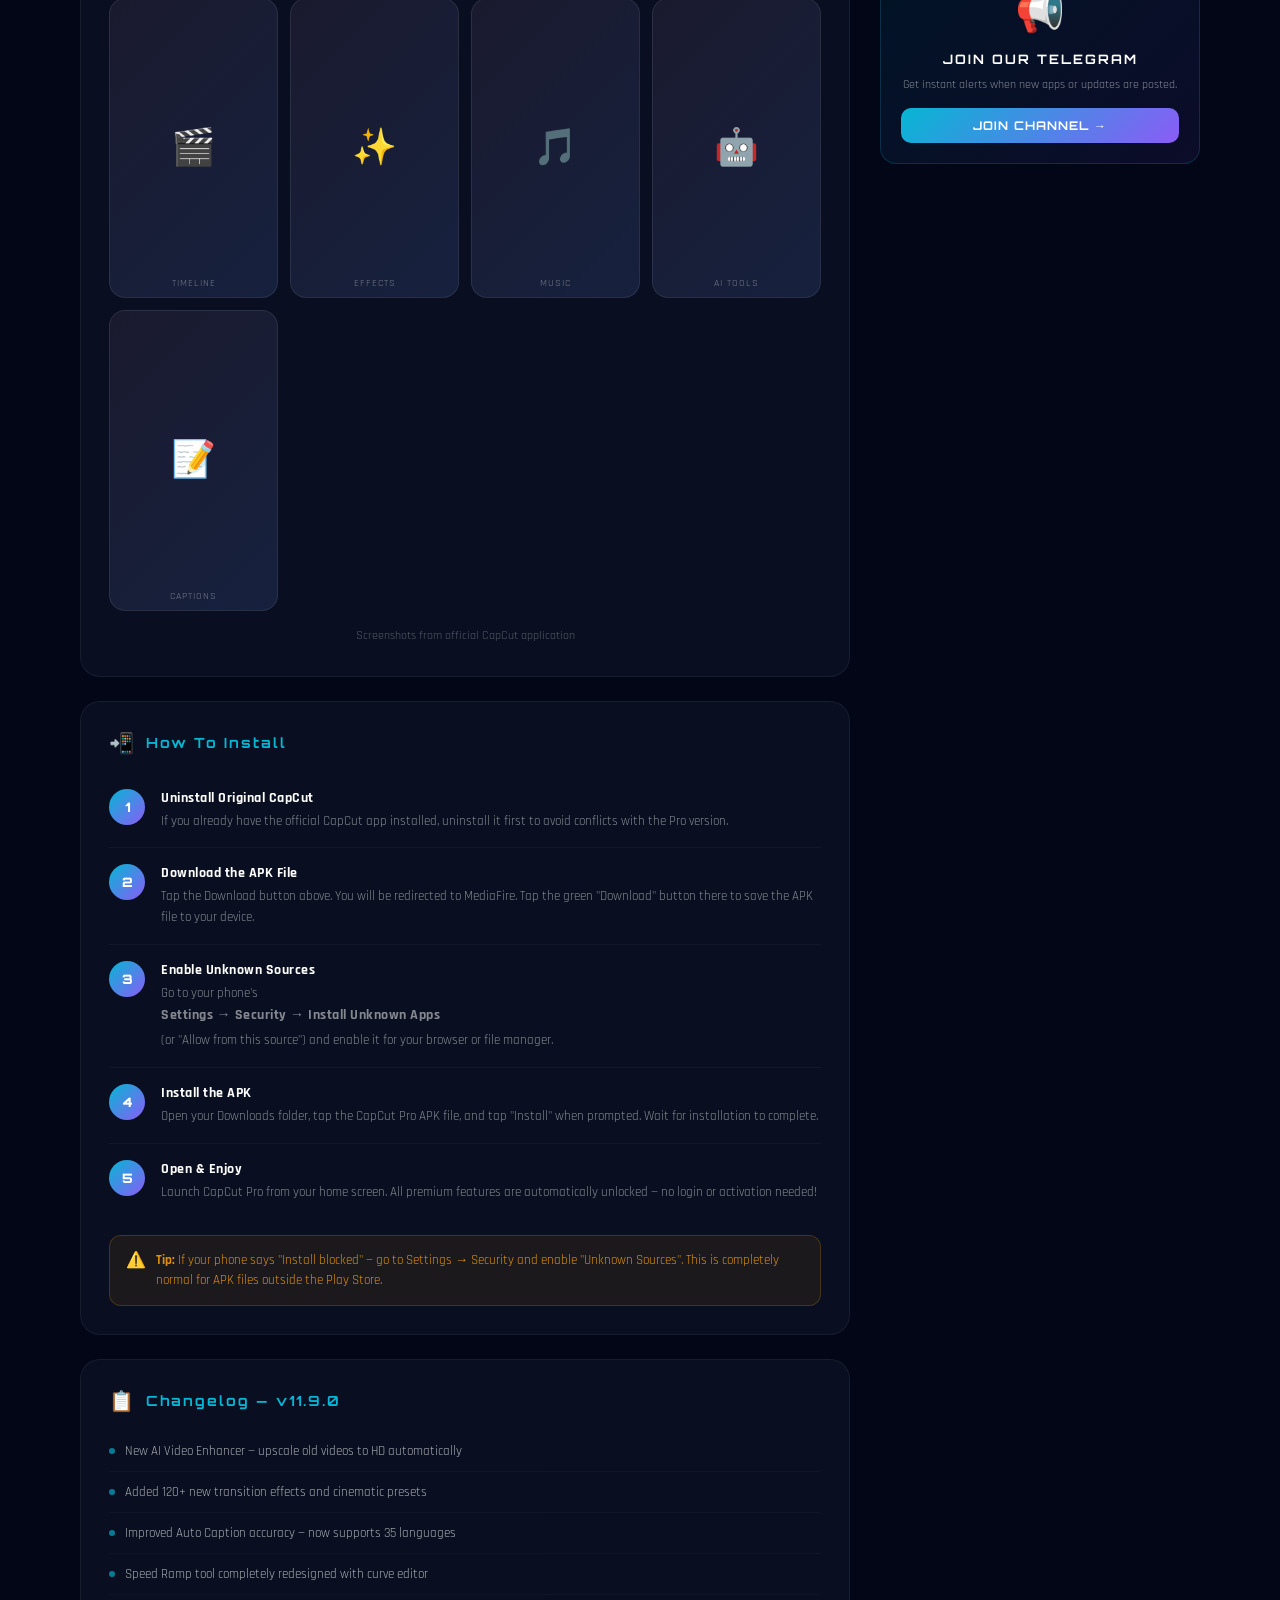
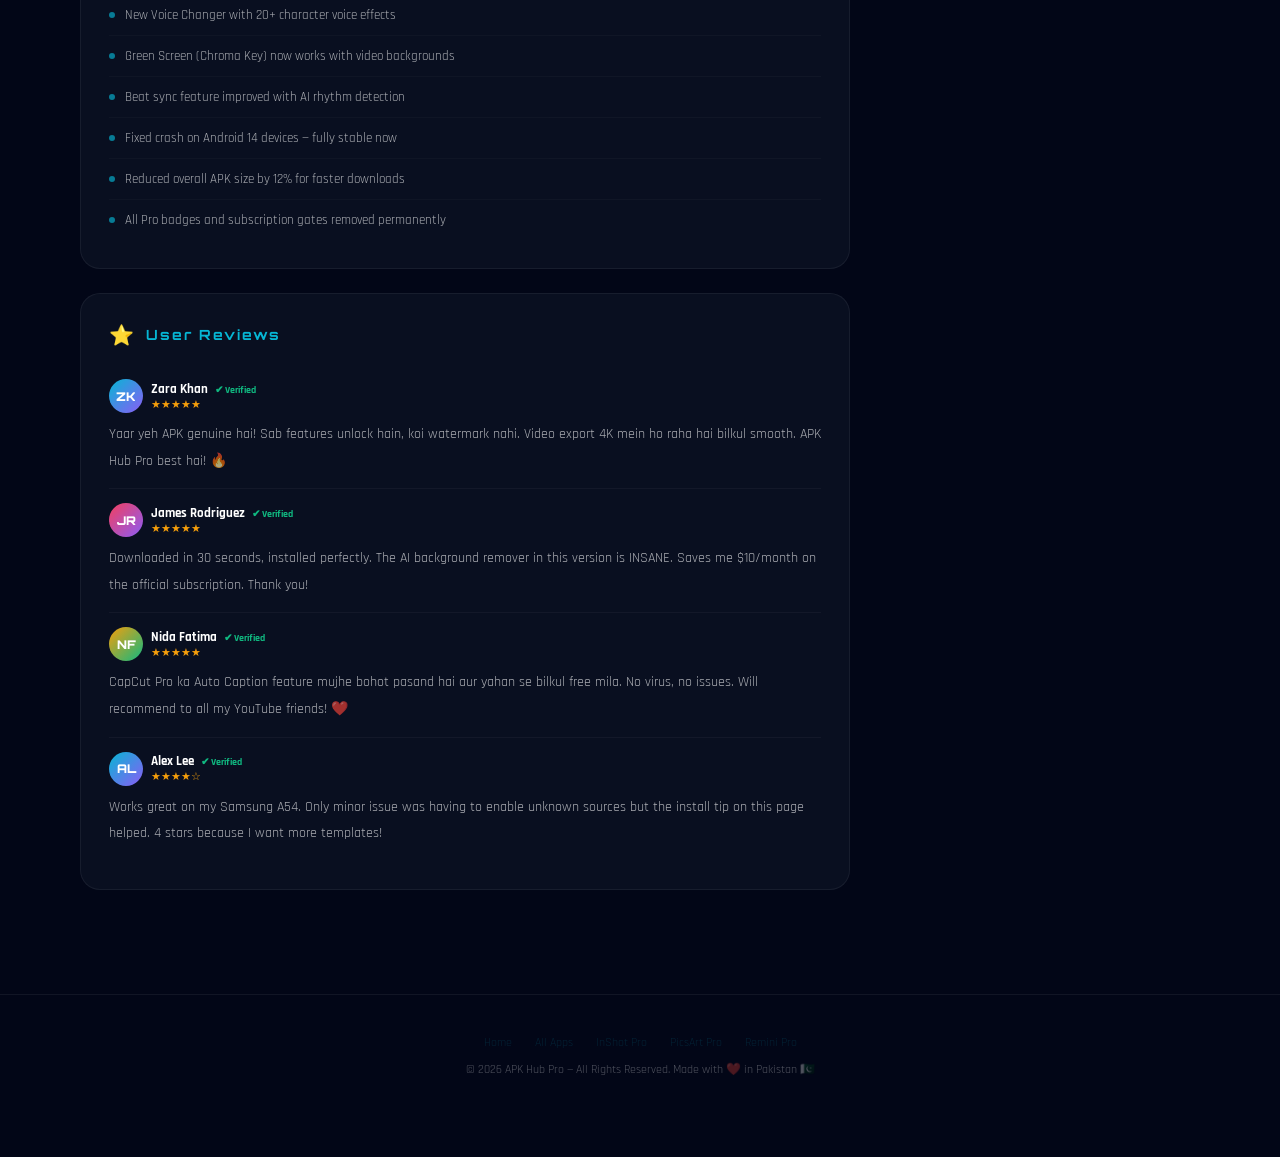
<file: page/capcut.html>
<!DOCTYPE html>
<html lang="en">
<head>
<meta charset="UTF-8">
<meta name="viewport" content="width=device-width, initial-scale=1.0">
<title>CapCut Pro APK v11.9.0 — Free Download | APK Hub Pro</title>
<meta name="description" content="Download CapCut Pro APK v11.9.0 for free. No watermark, all premium features unlocked. 100% safe & verified.">
<link href="https://fonts.googleapis.com/css2?family=Orbitron:wght@400;700;900&family=Rajdhani:wght@300;400;600;700&family=Space+Mono&display=swap" rel="stylesheet">
<style>
:root{
  --bg:#020617;--bg2:#0a0f1e;--card:#0d1526;
  --cyan:#06b6d4;--cyan2:#22d3ee;--pink:#f43f5e;
  --purple:#8b5cf6;--gold:#f59e0b;--green:#10b981;
  --glow:0 0 30px rgba(6,182,212,0.5);
}
*{margin:0;padding:0;box-sizing:border-box}
html{scroll-behavior:smooth}
body{background:var(--bg);color:#fff;font-family:'Rajdhani',sans-serif;overflow-x:hidden;cursor:none}

/* CURSOR */
.cursor{position:fixed;width:12px;height:12px;background:var(--cyan);border-radius:50%;pointer-events:none;z-index:99999;transform:translate(-50%,-50%);mix-blend-mode:difference}
.cursor-trail{position:fixed;width:30px;height:30px;border:1px solid var(--cyan);border-radius:50%;pointer-events:none;z-index:99998;transform:translate(-50%,-50%);transition:all 0.15s ease;opacity:0.5}

/* NOISE */
body::before{content:'';position:fixed;top:0;left:0;width:100%;height:100%;background-image:url("data:image/svg+xml,%3Csvg viewBox='0 0 200 200' xmlns='http://www.w3.org/2000/svg'%3E%3Cfilter id='n'%3E%3CfeTurbulence type='fractalNoise' baseFrequency='0.9' numOctaves='4' stitchTiles='stitch'/%3E%3C/filter%3E%3Crect width='100%25' height='100%25' filter='url(%23n)' opacity='0.03'/%3E%3C/svg%3E");opacity:0.4;pointer-events:none;z-index:1}

/* PARTICLES */
#particles-bg{position:fixed;top:0;left:0;width:100%;height:100%;z-index:0;pointer-events:none}

/* HEADER */
header{display:flex;justify-content:space-between;align-items:center;padding:18px 40px;background:rgba(2,6,23,0.9);backdrop-filter:blur(20px);position:sticky;top:0;z-index:1000;border-bottom:1px solid rgba(6,182,212,0.2)}
.logo{font-family:'Orbitron',sans-serif;font-size:20px;font-weight:900;background:linear-gradient(90deg,var(--cyan),var(--purple));-webkit-background-clip:text;-webkit-text-fill-color:transparent;letter-spacing:2px;text-decoration:none}
.logo span{color:var(--pink);-webkit-text-fill-color:var(--pink)}
nav{display:flex;align-items:center;gap:5px}
nav a{padding:8px 16px;text-decoration:none;color:rgba(255,255,255,0.7);font-size:13px;font-weight:600;letter-spacing:1px;text-transform:uppercase;border-radius:6px;transition:all 0.3s}
nav a:hover{color:#fff;background:rgba(6,182,212,0.1)}
.back-btn{display:flex;align-items:center;gap:8px;padding:8px 18px;background:rgba(6,182,212,0.1);border:1px solid rgba(6,182,212,0.3);border-radius:8px;color:var(--cyan);text-decoration:none;font-size:13px;font-weight:700;letter-spacing:1px;transition:all 0.3s;cursor:none}
.back-btn:hover{background:rgba(6,182,212,0.2);transform:translateX(-3px)}

/* BREADCRUMB */
.breadcrumb{padding:16px 40px;position:relative;z-index:2;font-size:12px;opacity:0.4;letter-spacing:1px}
.breadcrumb a{color:#fff;text-decoration:none;transition:0.2s;cursor:none}
.breadcrumb a:hover{color:var(--cyan);opacity:1}
.breadcrumb span{margin:0 8px;color:var(--cyan)}

/* HERO SECTION */
.app-hero{position:relative;z-index:2;padding:40px 40px 60px;max-width:1200px;margin:0 auto}
.app-hero-inner{display:grid;grid-template-columns:auto 1fr auto;gap:40px;align-items:start}
@media(max-width:900px){.app-hero-inner{grid-template-columns:1fr;text-align:center}}

.app-icon-big{width:130px;height:130px;border-radius:28px;background:linear-gradient(135deg,#1a1a2e,#16213e);border:2px solid rgba(6,182,212,0.3);display:flex;align-items:center;justify-content:center;font-size:70px;position:relative;flex-shrink:0;box-shadow:var(--glow);animation:iconFloat 4s ease-in-out infinite}
.app-icon-big img{width:100%;height:100%;object-fit:cover;border-radius:26px}
@keyframes iconFloat{0%,100%{transform:translateY(0)}50%{transform:translateY(-8px)}}
.verified-ring{position:absolute;bottom:-6px;right:-6px;width:32px;height:32px;background:var(--green);border-radius:50%;display:flex;align-items:center;justify-content:center;font-size:16px;border:3px solid var(--bg);box-shadow:0 0 15px rgba(16,185,129,0.5)}

.app-info{flex:1}
.app-category-tag{display:inline-block;font-size:11px;font-weight:700;letter-spacing:3px;color:var(--cyan);text-transform:uppercase;padding:4px 14px;border:1px solid rgba(6,182,212,0.3);border-radius:20px;margin-bottom:14px}
.app-info h1{font-family:'Orbitron',sans-serif;font-size:clamp(26px,4vw,48px);font-weight:900;line-height:1.1;margin-bottom:10px;letter-spacing:1px}
.app-info h1 span{background:linear-gradient(135deg,var(--cyan),var(--purple));-webkit-background-clip:text;-webkit-text-fill-color:transparent}
.app-tagline{font-size:16px;opacity:0.6;margin-bottom:18px;line-height:1.5;max-width:500px}
.app-rating-row{display:flex;align-items:center;gap:16px;flex-wrap:wrap;margin-bottom:16px}
.big-stars{color:var(--gold);font-size:18px}
.big-rating{font-family:'Orbitron',sans-serif;font-size:20px;font-weight:700;color:var(--gold)}
.total-reviews{font-size:13px;opacity:0.4}
.app-tags{display:flex;gap:8px;flex-wrap:wrap}
.tag{font-size:11px;padding:4px 12px;border-radius:20px;font-weight:700;letter-spacing:1px}
.tag-pro{background:rgba(244,63,94,0.15);color:var(--pink);border:1px solid rgba(244,63,94,0.3)}
.tag-safe{background:rgba(16,185,129,0.15);color:var(--green);border:1px solid rgba(16,185,129,0.3)}
.tag-free{background:rgba(139,92,246,0.15);color:var(--purple);border:1px solid rgba(139,92,246,0.3)}
.tag-android{background:rgba(245,158,11,0.15);color:var(--gold);border:1px solid rgba(245,158,11,0.3)}

/* DOWNLOAD CARD */
.dl-card{background:rgba(13,21,38,0.9);border:1px solid rgba(6,182,212,0.25);border-radius:24px;padding:30px;min-width:260px;backdrop-filter:blur(20px);position:relative;overflow:hidden}
.dl-card::before{content:'';position:absolute;top:-50%;left:-50%;width:200%;height:200%;background:radial-gradient(circle at center,rgba(6,182,212,0.04),transparent 60%);pointer-events:none}
.dl-title{font-size:11px;font-weight:700;letter-spacing:3px;color:var(--cyan);text-transform:uppercase;margin-bottom:16px;text-align:center}
.dl-specs{margin-bottom:20px}
.spec-row{display:flex;justify-content:space-between;align-items:center;padding:8px 0;border-bottom:1px solid rgba(255,255,255,0.05);font-size:13px}
.spec-row:last-child{border-bottom:none}
.spec-key{opacity:0.4;font-weight:600;letter-spacing:0.5px}
.spec-val{font-weight:700;color:var(--cyan2)}
.dl-btn{display:block;width:100%;padding:16px;background:linear-gradient(135deg,var(--cyan),var(--purple));color:#fff;border:none;border-radius:14px;font-family:'Orbitron',sans-serif;font-size:13px;font-weight:700;letter-spacing:2px;text-align:center;text-decoration:none;cursor:none;transition:all 0.3s;position:relative;overflow:hidden;margin-bottom:10px}
.dl-btn::after{content:'';position:absolute;top:-100%;left:-60%;width:40%;height:300%;background:linear-gradient(90deg,transparent,rgba(255,255,255,0.15),transparent);transform:skewX(-20deg);transition:0.6s}
.dl-btn:hover::after{left:160%}
.dl-btn:hover{transform:translateY(-2px);box-shadow:var(--glow)}
.dl-note{font-size:11px;opacity:0.35;text-align:center;line-height:1.6}
.dl-note a{color:var(--cyan);text-decoration:none;opacity:1}
.scan-badge{display:flex;align-items:center;gap:8px;background:rgba(16,185,129,0.08);border:1px solid rgba(16,185,129,0.2);border-radius:10px;padding:10px 14px;margin-bottom:16px}
.scan-badge span{font-size:12px;font-weight:600;color:var(--green)}

/* MAIN CONTENT */
.content-area{max-width:1200px;margin:0 auto;padding:0 40px 80px;display:grid;grid-template-columns:1fr 320px;gap:30px;position:relative;z-index:2}
@media(max-width:1000px){.content-area{grid-template-columns:1fr}}

.main-col{}
.side-col{display:flex;flex-direction:column;gap:20px}

/* SECTION CARDS */
.info-block{background:rgba(13,21,38,0.7);border:1px solid rgba(255,255,255,0.06);border-radius:20px;padding:28px;margin-bottom:24px;transition:all 0.3s}
.info-block:hover{border-color:rgba(6,182,212,0.2)}
.info-block h2{font-family:'Orbitron',sans-serif;font-size:14px;font-weight:700;color:var(--cyan);letter-spacing:2px;margin-bottom:18px;display:flex;align-items:center;gap:10px}
.info-block h2 span{font-size:20px}
.info-block p{font-size:14px;opacity:0.65;line-height:1.9;margin-bottom:10px}
.info-block p:last-child{margin-bottom:0}

/* FEATURES LIST */
.feature-list{list-style:none;display:grid;grid-template-columns:1fr 1fr;gap:10px}
@media(max-width:600px){.feature-list{grid-template-columns:1fr}}
.feature-list li{display:flex;align-items:flex-start;gap:10px;font-size:13px;padding:10px 14px;background:rgba(2,6,23,0.5);border-radius:10px;border:1px solid rgba(255,255,255,0.04);transition:all 0.2s}
.feature-list li:hover{border-color:rgba(6,182,212,0.2);background:rgba(6,182,212,0.04)}
.feature-list li .fi{font-size:16px;flex-shrink:0;margin-top:1px}
.feature-list li span{opacity:0.7;line-height:1.4}

/* SCREENSHOTS */
.screenshots{display:grid;grid-template-columns:repeat(auto-fit,minmax(140px,1fr));gap:12px}
.ss{aspect-ratio:9/16;background:linear-gradient(135deg,#1a1a2e,#16213e);border-radius:16px;border:1px solid rgba(255,255,255,0.08);overflow:hidden;position:relative;display:flex;align-items:center;justify-content:center;font-size:36px;transition:all 0.3s;cursor:none}
.ss:hover{transform:scale(1.04);border-color:rgba(6,182,212,0.3);box-shadow:0 10px 30px rgba(0,0,0,0.5)}
.ss-label{position:absolute;bottom:8px;left:0;right:0;text-align:center;font-size:10px;opacity:0.4;letter-spacing:1px;text-transform:uppercase}

/* HOW TO INSTALL */
.install-steps{list-style:none;counter-reset:steps}
.install-steps li{counter-increment:steps;display:flex;gap:16px;padding:16px 0;border-bottom:1px solid rgba(255,255,255,0.04);align-items:flex-start}
.install-steps li:last-child{border-bottom:none}
.install-steps li::before{content:counter(steps);min-width:36px;height:36px;background:linear-gradient(135deg,var(--cyan),var(--purple));border-radius:50%;display:flex;align-items:center;justify-content:center;font-family:'Orbitron',sans-serif;font-size:13px;font-weight:900;flex-shrink:0}
.install-steps li div{flex:1}
.install-steps li strong{display:block;font-size:14px;font-weight:700;margin-bottom:4px;letter-spacing:0.5px}
.install-steps li p{font-size:13px;opacity:0.5;line-height:1.6}
.install-tip{background:rgba(245,158,11,0.08);border:1px solid rgba(245,158,11,0.2);border-radius:12px;padding:14px 16px;margin-top:16px;display:flex;gap:10px;align-items:flex-start}
.install-tip p{font-size:13px;color:var(--gold);opacity:0.9;line-height:1.6}

/* CHANGELOG */
.changelog{list-style:none}
.changelog li{padding:12px 0;border-bottom:1px solid rgba(255,255,255,0.04);font-size:13px;display:flex;gap:10px;align-items:flex-start;opacity:0.65}
.changelog li:last-child{border-bottom:none}
.changelog li::before{content:'';width:6px;height:6px;border-radius:50%;background:var(--cyan);flex-shrink:0;margin-top:5px}

/* SIDE WIDGETS */
.widget{background:rgba(13,21,38,0.7);border:1px solid rgba(255,255,255,0.06);border-radius:16px;padding:20px;transition:all 0.3s}
.widget:hover{border-color:rgba(6,182,212,0.2)}
.widget h3{font-family:'Orbitron',sans-serif;font-size:12px;font-weight:700;color:var(--cyan);letter-spacing:2px;margin-bottom:14px;text-transform:uppercase}
.mini-stat{display:flex;justify-content:space-between;align-items:center;padding:8px 0;border-bottom:1px solid rgba(255,255,255,0.04);font-size:13px}
.mini-stat:last-child{border-bottom:none}
.mini-stat .ms-label{opacity:0.45}
.mini-stat .ms-val{font-weight:700;color:var(--cyan2)}

/* RELATED APPS */
.related-app{display:flex;align-items:center;gap:12px;padding:10px 0;border-bottom:1px solid rgba(255,255,255,0.04);cursor:none;transition:all 0.2s;text-decoration:none;color:#fff}
.related-app:last-child{border-bottom:none}
.related-app:hover{transform:translateX(4px)}
.ra-icon{width:44px;height:44px;border-radius:12px;background:rgba(6,182,212,0.1);display:flex;align-items:center;justify-content:center;font-size:22px;flex-shrink:0}
.ra-name{font-size:13px;font-weight:700;letter-spacing:0.5px}
.ra-cat{font-size:11px;opacity:0.4;margin-top:2px}
.ra-badge{margin-left:auto;font-size:10px;padding:2px 8px;border-radius:10px;background:rgba(16,185,129,0.15);color:var(--green);border:1px solid rgba(16,185,129,0.2);white-space:nowrap}

/* REVIEWS */
.review-mini{padding:14px 0;border-bottom:1px solid rgba(255,255,255,0.04)}
.review-mini:last-child{border-bottom:none}
.rm-top{display:flex;align-items:center;gap:8px;margin-bottom:8px}
.rm-avatar{width:34px;height:34px;border-radius:50%;background:linear-gradient(135deg,var(--cyan),var(--purple));display:flex;align-items:center;justify-content:center;font-size:12px;font-weight:900;font-family:'Orbitron',sans-serif;flex-shrink:0}
.rm-name{font-size:13px;font-weight:700}
.rm-stars{color:var(--gold);font-size:11px;margin-top:1px}
.rm-text{font-size:12px;opacity:0.5;line-height:1.6}

/* DOWNLOAD STICKY MOBILE */
.mobile-dl{display:none;position:fixed;bottom:0;left:0;right:0;background:rgba(2,6,23,0.97);backdrop-filter:blur(20px);border-top:1px solid rgba(6,182,212,0.2);padding:14px 20px;z-index:900;align-items:center;gap:16px}
@media(max-width:768px){
  .mobile-dl{display:flex}
  header{padding:14px 20px}
  .app-hero{padding:20px 20px 30px}
  .content-area{padding:0 20px 80px}
  .breadcrumb{padding:12px 20px}
  nav a{font-size:11px;padding:6px 10px}
  .feature-list{grid-template-columns:1fr}
}
.mobile-dl-info{flex:1}
.mobile-dl-info strong{display:block;font-size:13px;font-weight:700}
.mobile-dl-info span{font-size:11px;opacity:0.4}
.mobile-dl-btn{padding:12px 22px;background:linear-gradient(135deg,var(--cyan),var(--purple));color:#fff;border:none;border-radius:10px;font-family:'Orbitron',sans-serif;font-size:11px;font-weight:700;letter-spacing:1px;cursor:none;white-space:nowrap;text-decoration:none;display:inline-block}

/* TOAST */
.toast{position:fixed;bottom:90px;right:20px;background:rgba(13,21,38,0.97);border:1px solid rgba(6,182,212,0.4);padding:14px 20px;border-radius:12px;font-size:13px;font-weight:600;z-index:9999;transform:translateY(100px);opacity:0;transition:all 0.4s cubic-bezier(0.23,1,0.32,1);backdrop-filter:blur(20px)}
.toast.show{transform:translateY(0);opacity:1}

/* FOOTER */
footer{background:#020617;border-top:1px solid rgba(255,255,255,0.06);padding:40px 40px 80px;position:relative;z-index:2;text-align:center}
footer p{font-size:12px;opacity:0.3}
footer a{color:var(--cyan);text-decoration:none;opacity:0.5;margin:0 10px;font-size:12px;transition:0.2s;cursor:none}
footer a:hover{opacity:1}

/* REVEAL */
.reveal{opacity:0;transform:translateY(30px);transition:all 0.6s cubic-bezier(0.23,1,0.32,1)}
.reveal.visible{opacity:1;transform:translateY(0)}
</style>
</head>
<body>

<div class="cursor" id="cursor"></div>
<div class="cursor-trail" id="cursorTrail"></div>
<canvas id="particles-bg"></canvas>

<!-- HEADER -->
<header>
  <a class="logo" href="../index.html">APK<span>HUB</span> PRO 🚀</a>
  <nav>
    <a href="../index.html">Home</a>
    <a class="back-btn" href="../index.html">← Back</a>
  </nav>
</header>

<!-- BREADCRUMB -->
<div class="breadcrumb" style="position:relative;z-index:2">
  <a href="../index.html">Home</a><span>›</span>
  <a href="../index.html#apps">Apps</a><span>›</span>
  <span style="color:var(--cyan);opacity:1">CapCut Pro</span>
</div>

<!-- APP HERO -->
<div class="app-hero">
  <div class="app-hero-inner">

    <!-- ICON -->
    <div class="app-icon-big" style="position:relative">
      <img src="../images/capcut.png" alt="CapCut Pro" onerror="this.style.display='none';this.parentNode.innerHTML+='🎬'">
      <div class="verified-ring">✓</div>
    </div>

    <!-- INFO -->
    <div class="app-info">
      <div class="app-category-tag">📹 Video Editing</div>
      <h1>CapCut <span>Pro</span></h1>
      <p class="app-tagline">The world's most powerful video editor — fully unlocked with no watermark, no limits, and all premium effects free forever.</p>
      <div class="app-rating-row">
        <span class="big-stars">★★★★★</span>
        <span class="big-rating">4.9</span>
        <span class="total-reviews">/ 128,492 reviews</span>
      </div>
      <div class="app-tags">
        <span class="tag tag-pro">PRO UNLOCKED</span>
        <span class="tag tag-safe">✓ VIRUS FREE</span>
        <span class="tag tag-free">FREE</span>
        <span class="tag tag-android">ANDROID 5.0+</span>
      </div>
    </div>

    <!-- DOWNLOAD CARD -->
    <div class="dl-card">
      <div class="dl-title">⬇️ Download Info</div>
      <div class="scan-badge">
        <span>🛡️</span>
        <span>Scanned — 47/47 Checks Passed</span>
      </div>
      <div class="dl-specs">
        <div class="spec-row"><span class="spec-key">Version</span><span class="spec-val">v11.9.0</span></div>
        <div class="spec-row"><span class="spec-key">File Size</span><span class="spec-val">198 MB</span></div>
        <div class="spec-row"><span class="spec-key">Updated</span><span class="spec-val">Apr 1, 2026</span></div>
        <div class="spec-row"><span class="spec-key">Android</span><span class="spec-val">5.0 & Above</span></div>
        <div class="spec-row"><span class="spec-key">Downloads</span><span class="spec-val">892K+</span></div>
        <div class="spec-row"><span class="spec-key">License</span><span class="spec-val">Free (Modded)</span></div>
      </div>

      <!-- 
        ============================================================
        👇 REPLACE THE href BELOW WITH YOUR MEDIAFIRE LINK
        Example: href="https://www.mediafire.com/file/yourfileid/capcut.apk/file"
        ============================================================
      -->
      <a class="dl-btn" href="https://www.mediafire.com/YOUR_CAPCUT_LINK_HERE" target="_blank" id="dl-btn" onclick="onDownloadClick()">
        ⬇️ DOWNLOAD FREE
      </a>
      <p class="dl-note">
        Hosted on <a href="https://www.mediafire.com" target="_blank">MediaFire</a> — 
        Fast & Secure CDN.<br>
        Enable "Unknown Sources" before installing.
      </p>
    </div>

  </div>
</div>

<!-- MAIN CONTENT AREA -->
<div class="content-area">

  <!-- LEFT COLUMN -->
  <div class="main-col">

    <!-- ABOUT -->
    <div class="info-block reveal">
      <h2><span>📖</span> About CapCut Pro</h2>
      <p>CapCut Pro is the premium version of ByteDance's award-winning video editing application, used by over 600 million creators globally. This modded APK gives you full access to every single paid feature completely free — no subscription required, no watermark on exports, no limitations of any kind.</p>
      <p>Whether you're a content creator, student, or casual user, CapCut Pro turns your smartphone into a professional-grade editing studio. With AI-powered tools, cinematic effects, and a library of 500,000+ assets, this is the only video editor you will ever need.</p>
    </div>

    <!-- FEATURES -->
    <div class="info-block reveal">
      <h2><span>✨</span> What's Unlocked in Pro</h2>
      <ul class="feature-list">
        <li><span class="fi">🚫</span><span>No Watermark on any export</span></li>
        <li><span class="fi">🎭</span><span>All Premium Filters & Effects</span></li>
        <li><span class="fi">🤖</span><span>AI Background Remover</span></li>
        <li><span class="fi">🎵</span><span>Full Music Library (500K+ tracks)</span></li>
        <li><span class="fi">📝</span><span>Auto Captions & Subtitles</span></li>
        <li><span class="fi">⏩</span><span>Speed Ramp (Slow/Fast Motion)</span></li>
        <li><span class="fi">🎬</span><span>Chroma Key / Green Screen</span></li>
        <li><span class="fi">🖼️</span><span>Multi-Layer Editing</span></li>
        <li><span class="fi">📱</span><span>4K Export — No Quality Loss</span></li>
        <li><span class="fi">✏️</span><span>Advanced Text Animations</span></li>
        <li><span class="fi">🎨</span><span>Color Grading & LUTs</span></li>
        <li><span class="fi">💎</span><span>All Stickers & Templates</span></li>
        <li><span class="fi">🔊</span><span>Voice Effects & Changer</span></li>
        <li><span class="fi">🔔</span><span>No Ads, Ever</span></li>
        <li><span class="fi">🌐</span><span>Offline Mode Supported</span></li>
        <li><span class="fi">📸</span><span>AI Portrait Enhancement</span></li>
      </ul>
    </div>

    <!-- SCREENSHOTS (placeholders since we don't have real ones) -->
    <div class="info-block reveal">
      <h2><span>📸</span> Screenshots</h2>
      <div class="screenshots">
        <div class="ss">🎬<div class="ss-label">Timeline</div></div>
        <div class="ss">✨<div class="ss-label">Effects</div></div>
        <div class="ss">🎵<div class="ss-label">Music</div></div>
        <div class="ss">🤖<div class="ss-label">AI Tools</div></div>
        <div class="ss">📝<div class="ss-label">Captions</div></div>
      </div>
      <p style="font-size:12px;opacity:0.3;margin-top:14px;text-align:center">Screenshots from official CapCut application</p>
    </div>

    <!-- HOW TO INSTALL -->
    <div class="info-block reveal">
      <h2><span>📲</span> How To Install</h2>
      <ol class="install-steps">
        <li>
          <div>
            <strong>Uninstall Original CapCut</strong>
            <p>If you already have the official CapCut app installed, uninstall it first to avoid conflicts with the Pro version.</p>
          </div>
        </li>
        <li>
          <div>
            <strong>Download the APK File</strong>
            <p>Tap the Download button above. You will be redirected to MediaFire. Tap the green "Download" button there to save the APK file to your device.</p>
          </div>
        </li>
        <li>
          <div>
            <strong>Enable Unknown Sources</strong>
            <p>Go to your phone's <strong>Settings → Security → Install Unknown Apps</strong> (or "Allow from this source") and enable it for your browser or file manager.</p>
          </div>
        </li>
        <li>
          <div>
            <strong>Install the APK</strong>
            <p>Open your Downloads folder, tap the CapCut Pro APK file, and tap "Install" when prompted. Wait for installation to complete.</p>
          </div>
        </li>
        <li>
          <div>
            <strong>Open & Enjoy</strong>
            <p>Launch CapCut Pro from your home screen. All premium features are automatically unlocked — no login or activation needed!</p>
          </div>
        </li>
      </ol>
      <div class="install-tip">
        <span>⚠️</span>
        <p><strong>Tip:</strong> If your phone says "Install blocked" — go to Settings → Security and enable "Unknown Sources". This is completely normal for APK files outside the Play Store.</p>
      </div>
    </div>

    <!-- CHANGELOG -->
    <div class="info-block reveal">
      <h2><span>📋</span> Changelog — v11.9.0</h2>
      <ul class="changelog">
        <li>New AI Video Enhancer — upscale old videos to HD automatically</li>
        <li>Added 120+ new transition effects and cinematic presets</li>
        <li>Improved Auto Caption accuracy — now supports 35 languages</li>
        <li>Speed Ramp tool completely redesigned with curve editor</li>
        <li>New Voice Changer with 20+ character voice effects</li>
        <li>Green Screen (Chroma Key) now works with video backgrounds</li>
        <li>Beat sync feature improved with AI rhythm detection</li>
        <li>Fixed crash on Android 14 devices — fully stable now</li>
        <li>Reduced overall APK size by 12% for faster downloads</li>
        <li>All Pro badges and subscription gates removed permanently</li>
      </ul>
    </div>

    <!-- USER REVIEWS -->
    <div class="info-block reveal">
      <h2><span>⭐</span> User Reviews</h2>
      <div class="review-mini">
        <div class="rm-top">
          <div class="rm-avatar">ZK</div>
          <div><div class="rm-name">Zara Khan <span style="font-size:10px;color:var(--green);margin-left:4px">✔ Verified</span></div><div class="rm-stars">★★★★★</div></div>
        </div>
        <p class="rm-text">Yaar yeh APK genuine hai! Sab features unlock hain, koi watermark nahi. Video export 4K mein ho raha hai bilkul smooth. APK Hub Pro best hai! 🔥</p>
      </div>
      <div class="review-mini">
        <div class="rm-top">
          <div class="rm-avatar" style="background:linear-gradient(135deg,#f43f5e,#8b5cf6)">JR</div>
          <div><div class="rm-name">James Rodriguez <span style="font-size:10px;color:var(--green);margin-left:4px">✔ Verified</span></div><div class="rm-stars">★★★★★</div></div>
        </div>
        <p class="rm-text">Downloaded in 30 seconds, installed perfectly. The AI background remover in this version is INSANE. Saves me $10/month on the official subscription. Thank you!</p>
      </div>
      <div class="review-mini">
        <div class="rm-top">
          <div class="rm-avatar" style="background:linear-gradient(135deg,#f59e0b,#10b981)">NF</div>
          <div><div class="rm-name">Nida Fatima <span style="font-size:10px;color:var(--green);margin-left:4px">✔ Verified</span></div><div class="rm-stars">★★★★★</div></div>
        </div>
        <p class="rm-text">CapCut Pro ka Auto Caption feature mujhe bohot pasand hai aur yahan se bilkul free mila. No virus, no issues. Will recommend to all my YouTube friends! ❤️</p>
      </div>
      <div class="review-mini">
        <div class="rm-top">
          <div class="rm-avatar" style="background:linear-gradient(135deg,#06b6d4,#8b5cf6)">AL</div>
          <div><div class="rm-name">Alex Lee <span style="font-size:10px;color:var(--green);margin-left:4px">✔ Verified</span></div><div class="rm-stars">★★★★☆</div></div>
        </div>
        <p class="rm-text">Works great on my Samsung A54. Only minor issue was having to enable unknown sources but the install tip on this page helped. 4 stars because I want more templates!</p>
      </div>
    </div>

  </div><!-- end main col -->

  <!-- RIGHT SIDEBAR -->
  <div class="side-col">

    <!-- Quick Stats Widget -->
    <div class="widget reveal">
      <h3>📊 App Stats</h3>
      <div class="mini-stat"><span class="ms-label">Global Downloads</span><span class="ms-val">600M+</span></div>
      <div class="mini-stat"><span class="ms-label">Our Downloads</span><span class="ms-val">892,441</span></div>
      <div class="mini-stat"><span class="ms-label">Latest Version</span><span class="ms-val">v11.9.0</span></div>
      <div class="mini-stat"><span class="ms-label">Developer</span><span class="ms-val">ByteDance</span></div>
      <div class="mini-stat"><span class="ms-label">Category</span><span class="ms-val">Video Editor</span></div>
      <div class="mini-stat"><span class="ms-label">Root Required</span><span class="ms-val" style="color:var(--green)">No ✓</span></div>
      <div class="mini-stat"><span class="ms-label">Avg. Rating</span><span class="ms-val" style="color:var(--gold)">⭐ 4.9/5</span></div>
    </div>

    <!-- Security Widget -->
    <div class="widget reveal">
      <h3>🛡️ Security Report</h3>
      <div class="mini-stat"><span class="ms-label">Malware</span><span class="ms-val" style="color:var(--green)">None ✓</span></div>
      <div class="mini-stat"><span class="ms-label">Spyware</span><span class="ms-val" style="color:var(--green)">None ✓</span></div>
      <div class="mini-stat"><span class="ms-label">Adware</span><span class="ms-val" style="color:var(--green)">None ✓</span></div>
      <div class="mini-stat"><span class="ms-label">Permissions</span><span class="ms-val" style="color:var(--gold)">Normal</span></div>
      <div class="mini-stat"><span class="ms-label">Scanned By</span><span class="ms-val">AI Engine</span></div>
      <div class="mini-stat"><span class="ms-label">Scan Date</span><span class="ms-val">Apr 1, 2026</span></div>
    </div>

    <!-- Related Apps -->
    <div class="widget reveal">
      <h3>📱 Related Apps</h3>
      <a class="related-app" href="inshot.html">
        <div class="ra-icon">✂️</div>
        <div><div class="ra-name">InShot Pro</div><div class="ra-cat">Video & Photo Editor</div></div>
        <span class="ra-badge">Free</span>
      </a>
      <a class="related-app" href="picsart.html">
        <div class="ra-icon">🎨</div>
        <div><div class="ra-name">PicsArt Gold</div><div class="ra-cat">Photo Editor</div></div>
        <span class="ra-badge">Free</span>
      </a>
      <a class="related-app" href="remini.html">
        <div class="ra-icon">✨</div>
        <div><div class="ra-name">Remini Pro</div><div class="ra-cat">AI Photo Enhancer</div></div>
        <span class="ra-badge">Free</span>
      </a>
    </div>

    <!-- CTA Widget -->
    <div class="widget reveal" style="background:linear-gradient(135deg,rgba(6,182,212,0.08),rgba(139,92,246,0.08));border-color:rgba(6,182,212,0.2);text-align:center">
      <div style="font-size:40px;margin-bottom:12px">📢</div>
      <h3 style="color:#fff;margin-bottom:8px;font-size:13px">Join Our Telegram</h3>
      <p style="font-size:12px;opacity:0.5;margin-bottom:14px;line-height:1.6">Get instant alerts when new apps or updates are posted.</p>
      <a href="#" style="display:block;padding:10px;background:linear-gradient(135deg,var(--cyan),var(--purple));border-radius:10px;color:#fff;text-decoration:none;font-size:12px;font-weight:700;letter-spacing:1px;font-family:'Orbitron',sans-serif;cursor:none">JOIN CHANNEL →</a>
    </div>

  </div>

</div><!-- end content area -->

<!-- MOBILE STICKY DOWNLOAD -->
<div class="mobile-dl">
  <div>🎬</div>
  <div class="mobile-dl-info">
    <strong>CapCut Pro v11.9.0</strong>
    <span>198 MB • Free</span>
  </div>
  <a class="mobile-dl-btn" href="https://www.mediafire.com/YOUR_CAPCUT_LINK_HERE" target="_blank" onclick="onDownloadClick()">⬇️ DOWNLOAD</a>
</div>

<!-- FOOTER -->
<footer>
  <p style="margin-bottom:12px">
    <a href="../index.html">Home</a>
    <a href="../index.html#apps">All Apps</a>
    <a href="inshot.html">InShot Pro</a>
    <a href="picsart.html">PicsArt Pro</a>
    <a href="remini.html">Remini Pro</a>
  </p>
  <p>© 2026 APK Hub Pro — All Rights Reserved. Made with ❤️ in Pakistan 🇵🇰</p>
</footer>

<!-- TOAST -->
<div class="toast" id="toast">🚀 Redirecting to MediaFire download...</div>

<script>
// CURSOR
const cursor=document.getElementById('cursor');
const trail=document.getElementById('cursorTrail');
document.addEventListener('mousemove',e=>{
  cursor.style.left=e.clientX+'px';cursor.style.top=e.clientY+'px';
  setTimeout(()=>{trail.style.left=e.clientX+'px';trail.style.top=e.clientY+'px'},80);
});

// PARTICLES
const canvas=document.getElementById('particles-bg');
const ctx=canvas.getContext('2d');
let W,H,particles=[];
function resize(){W=canvas.width=window.innerWidth;H=canvas.height=window.innerHeight}
resize();window.addEventListener('resize',resize);
class P{constructor(){this.reset()}reset(){this.x=Math.random()*W;this.y=Math.random()*H;this.r=Math.random()*1.2+0.3;this.vx=(Math.random()-0.5)*0.25;this.vy=(Math.random()-0.5)*0.25;this.a=Math.random()*0.3+0.05}update(){this.x+=this.vx;this.y+=this.vy;if(this.x<0||this.x>W||this.y<0||this.y>H)this.reset()}draw(){ctx.beginPath();ctx.arc(this.x,this.y,this.r,0,Math.PI*2);ctx.fillStyle=`rgba(6,182,212,${this.a})`;ctx.fill()}}
for(let i=0;i<60;i++)particles.push(new P());
(function anim(){ctx.clearRect(0,0,W,H);particles.forEach(p=>{p.update();p.draw()});for(let i=0;i<particles.length;i++)for(let j=i+1;j<particles.length;j++){const d=Math.hypot(particles[i].x-particles[j].x,particles[i].y-particles[j].y);if(d<100){ctx.beginPath();ctx.moveTo(particles[i].x,particles[i].y);ctx.lineTo(particles[j].x,particles[j].y);ctx.strokeStyle=`rgba(6,182,212,${0.06*(1-d/100)})`;ctx.lineWidth=0.5;ctx.stroke()}}requestAnimationFrame(anim)})();

// REVEAL
function triggerReveals(){document.querySelectorAll('.reveal').forEach(el=>{if(el.getBoundingClientRect().top<window.innerHeight-60)el.classList.add('visible')})}
window.addEventListener('scroll',triggerReveals);triggerReveals();

// DOWNLOAD CLICK
function onDownloadClick(){
  const t=document.getElementById('toast');
  t.classList.add('show');
  setTimeout(()=>t.classList.remove('show'),3500);
}
</script>

</body>
</html>
</file>
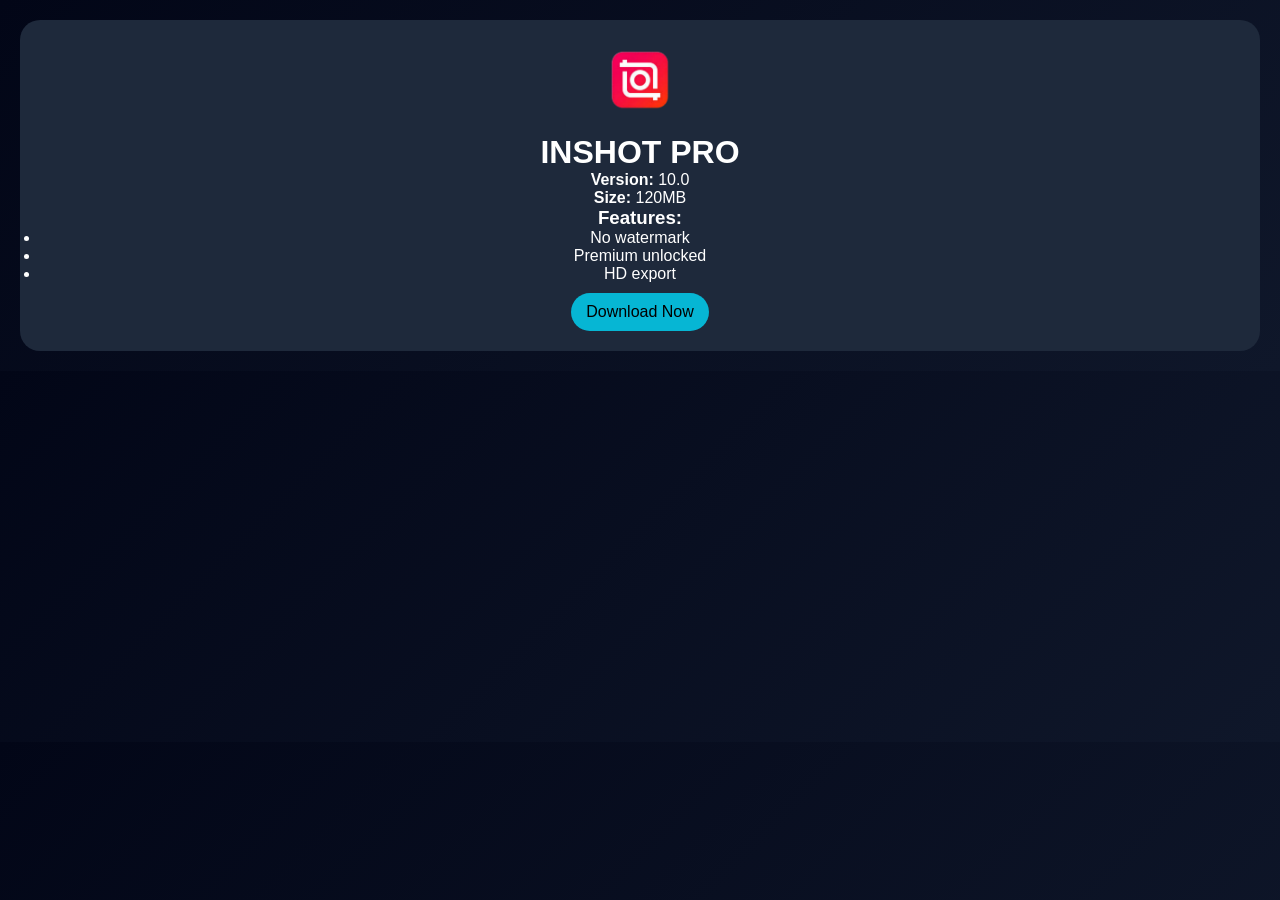
<file: page/inshot.html>
<!DOCTYPE html>
<html>
<head>
  <title>INSHOT PRO</title>
  <link rel="stylesheet" href="../style.css">
</head>

<body>

<div class="container">
  <div class="card">

    <img src="../images/inshot.png">

    <h1>INSHOT PRO</h1>

    <p><b>Version:</b> 10.0</p>
    <p><b>Size:</b> 120MB</p>

    <h3>Features:</h3>
    <ul>
      <li>No watermark</li>
      <li>Premium unlocked</li>
      <li>HD export</li>
    </ul>

    <a class="btn" href="YOUR_LINK">Download Now</a>

  </div>
</div>

</body>
</html>
</file>
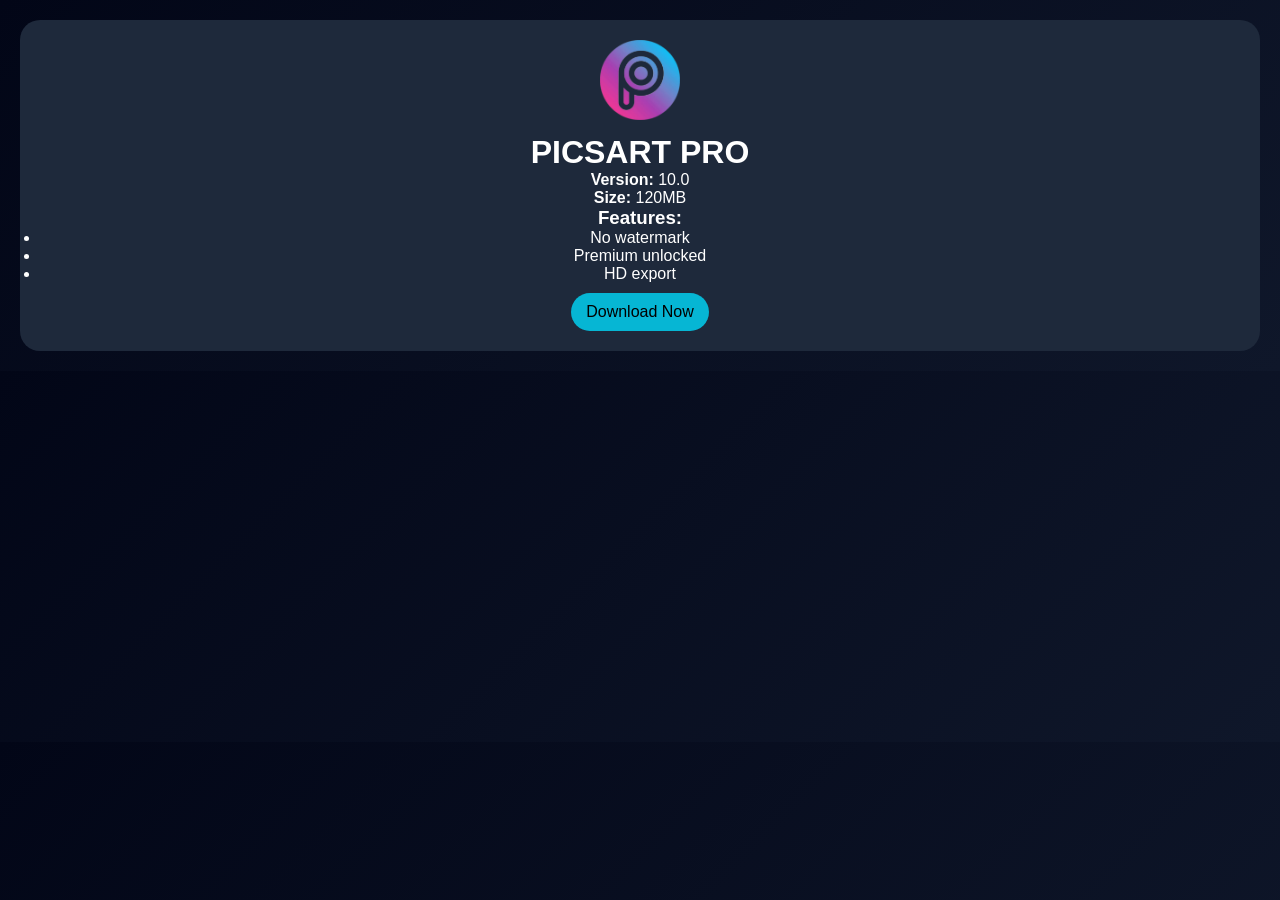
<file: page/picsart.html>
<!DOCTYPE html>
<html>
<head>
  <title>PICSART PRO</title>
  <link rel="stylesheet" href="../style.css">
</head>

<body>

<div class="container">
  <div class="card">

    <img src="../images/picsart.png">

    <h1>PICSART PRO</h1>

    <p><b>Version:</b> 10.0</p>
    <p><b>Size:</b> 120MB</p>

    <h3>Features:</h3>
    <ul>
      <li>No watermark</li>
      <li>Premium unlocked</li>
      <li>HD export</li>
    </ul>

    <a class="btn" href="YOUR_LINK">Download Now</a>

  </div>
</div>

</body>
</html>
</file>
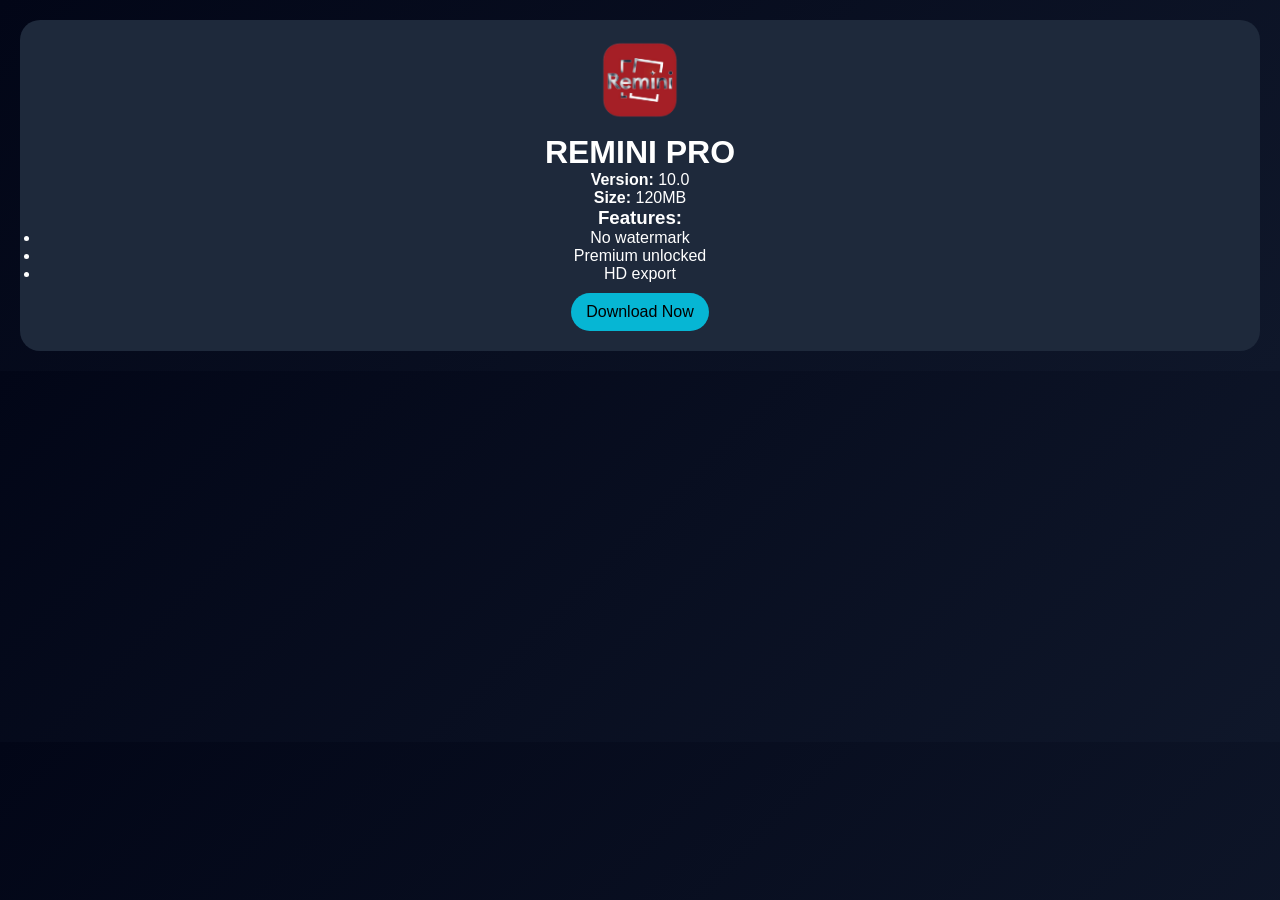
<file: page/remini.html>
<!DOCTYPE html>
<html>
<head>
  <title>REMINI PRO</title>
  <link rel="stylesheet" href="../style.css">
</head>

<body>

<div class="container">
  <div class="card">

    <img src="../images/remini.png">

    <h1>REMINI PRO</h1>

    <p><b>Version:</b> 10.0</p>
    <p><b>Size:</b> 120MB</p>

    <h3>Features:</h3>
    <ul>
      <li>No watermark</li>
      <li>Premium unlocked</li>
      <li>HD export</li>
    </ul>

    <a class="btn" href="YOUR_LINK">Download Now</a>

  </div>
</div>

</body>
</html>
</file>
<file: style.css>
*{
  margin:0;
  padding:0;
  box-sizing:border-box;
  font-family:'Poppins',sans-serif;
}

body{
  background: linear-gradient(135deg,#020617,#0f172a);
  color:white;
}

/* HEADER */
header{
  display:flex;
  justify-content:space-between;
  align-items:center;
  padding:20px;
  background:#020617;
  position:sticky;
  top:0;
}

.logo{
  font-size:22px;
  font-weight:700;
}

nav a{
  margin:0 10px;
  text-decoration:none;
  color:white;
}

/* HERO */
.hero{
  text-align:center;
  padding:50px 20px;
}

.hero h1{
  font-size:32px;
}

.hero p{
  opacity:0.7;
}

/* SEARCH */
.search{
  margin-top:20px;
}

.search input{
  padding:12px;
  width:300px;
  border-radius:30px;
  border:none;
  outline:none;
}

/* GRID */
.container{
  display:grid;
  grid-template-columns:repeat(auto-fit,minmax(200px,1fr));
  gap:20px;
  padding:20px;
}

/* CARD */
.card{
  background:#1e293b;
  padding:20px;
  border-radius:20px;
  text-align:center;
  transition:0.4s;
  position:relative;
  overflow:hidden;
}

.card::before{
  content:'';
  position:absolute;
  width:100%;
  height:100%;
  top:0;
  left:-100%;
  background:linear-gradient(120deg,transparent,#06b6d4,transparent);
  transition:0.5s;
}

.card:hover::before{
  left:100%;
}

.card:hover{
  transform:translateY(-10px) scale(1.05);
  box-shadow:0 15px 40px rgba(0,255,255,0.3);
}

.card img{
  width:80px;
  margin-bottom:10px;
}

.card h2{
  font-size:16px;
}

/* BUTTON */
.btn{
  display:inline-block;
  padding:10px 15px;
  border-radius:30px;
  background:#06b6d4;
  color:black;
  text-decoration:none;
  margin-top:10px;
  transition:0.3s;
}

.btn:hover{
  background:#22d3ee;
}

/* FOOTER */
.footer{
  text-align:center;
  padding:30px;
  background:#020617;
  margin-top:40px;
}

/* ANIMATION */
.fade{
  animation:fadeIn 1s ease;
}

@keyframes fadeIn{
  from{
    opacity:0;
    transform:translateY(30px);
  }
  to{
    opacity:1;
    transform:translateY(0);
  }
}
</file>
